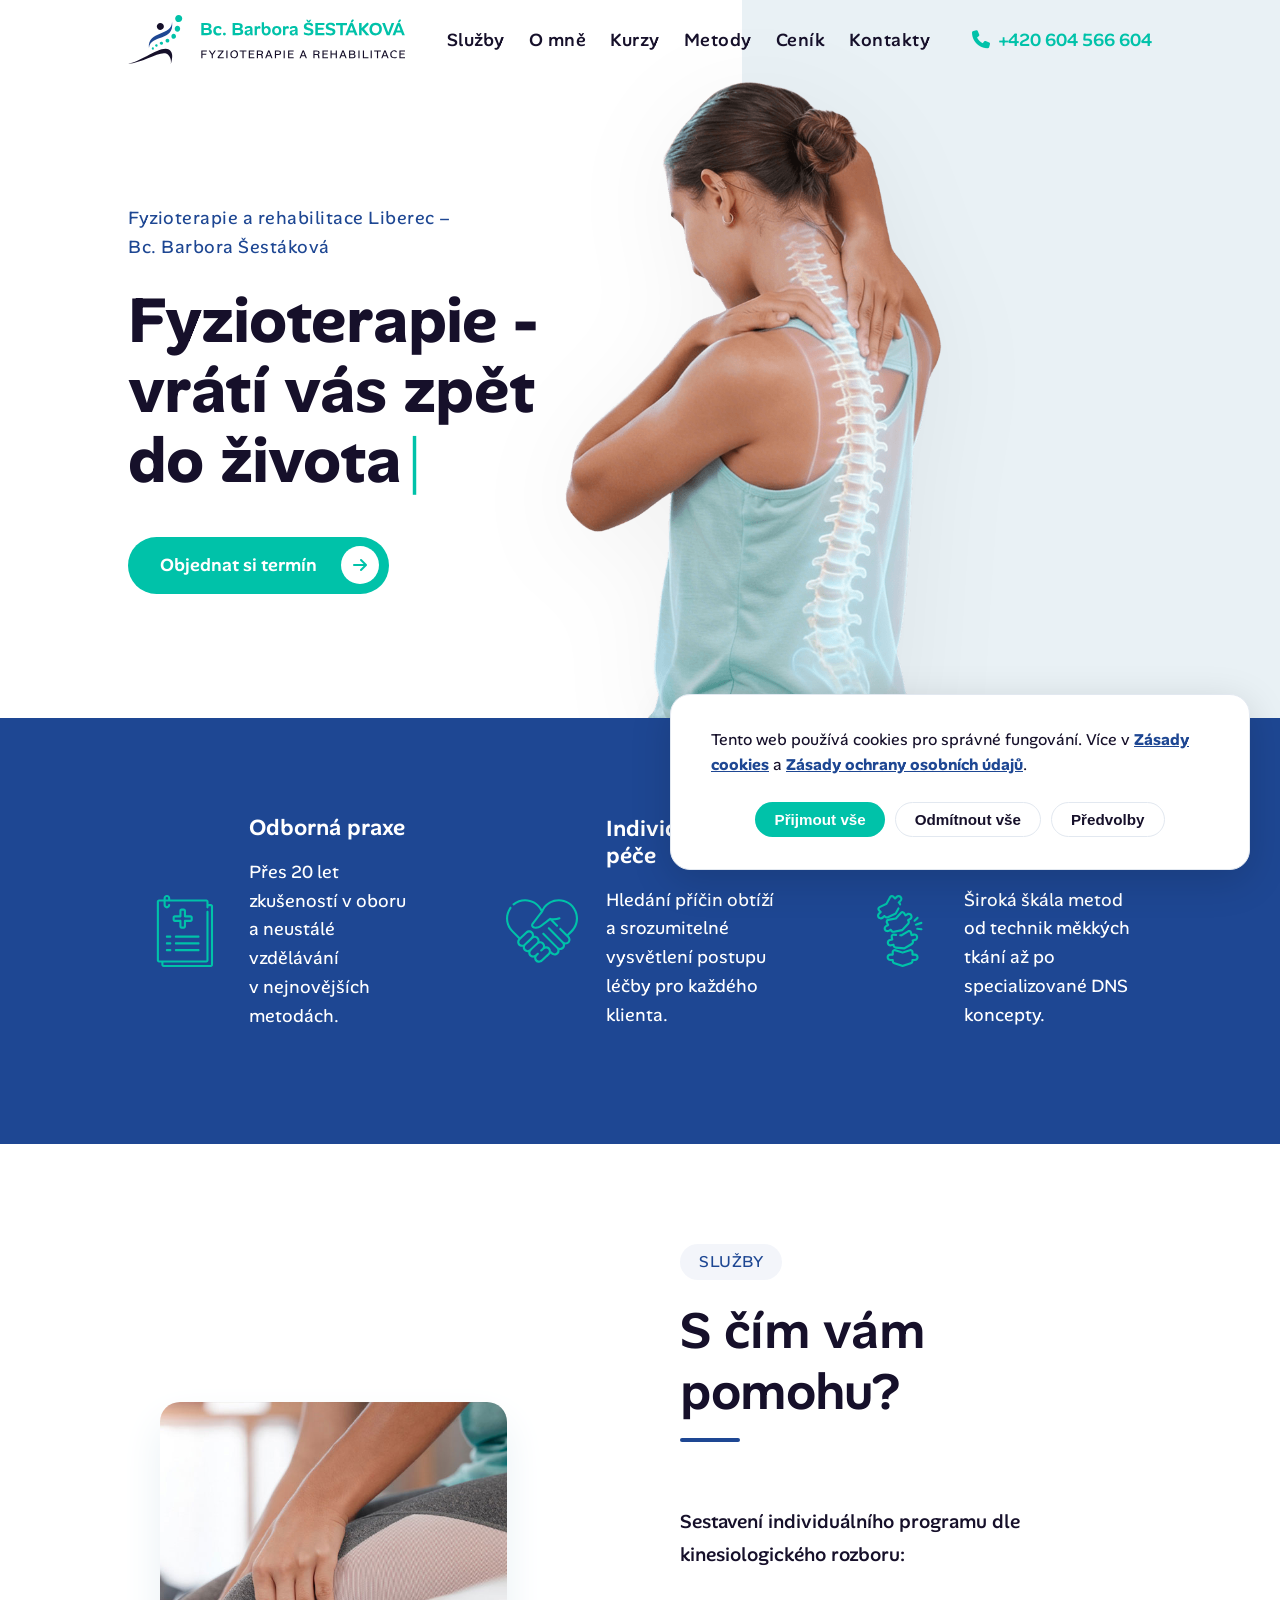
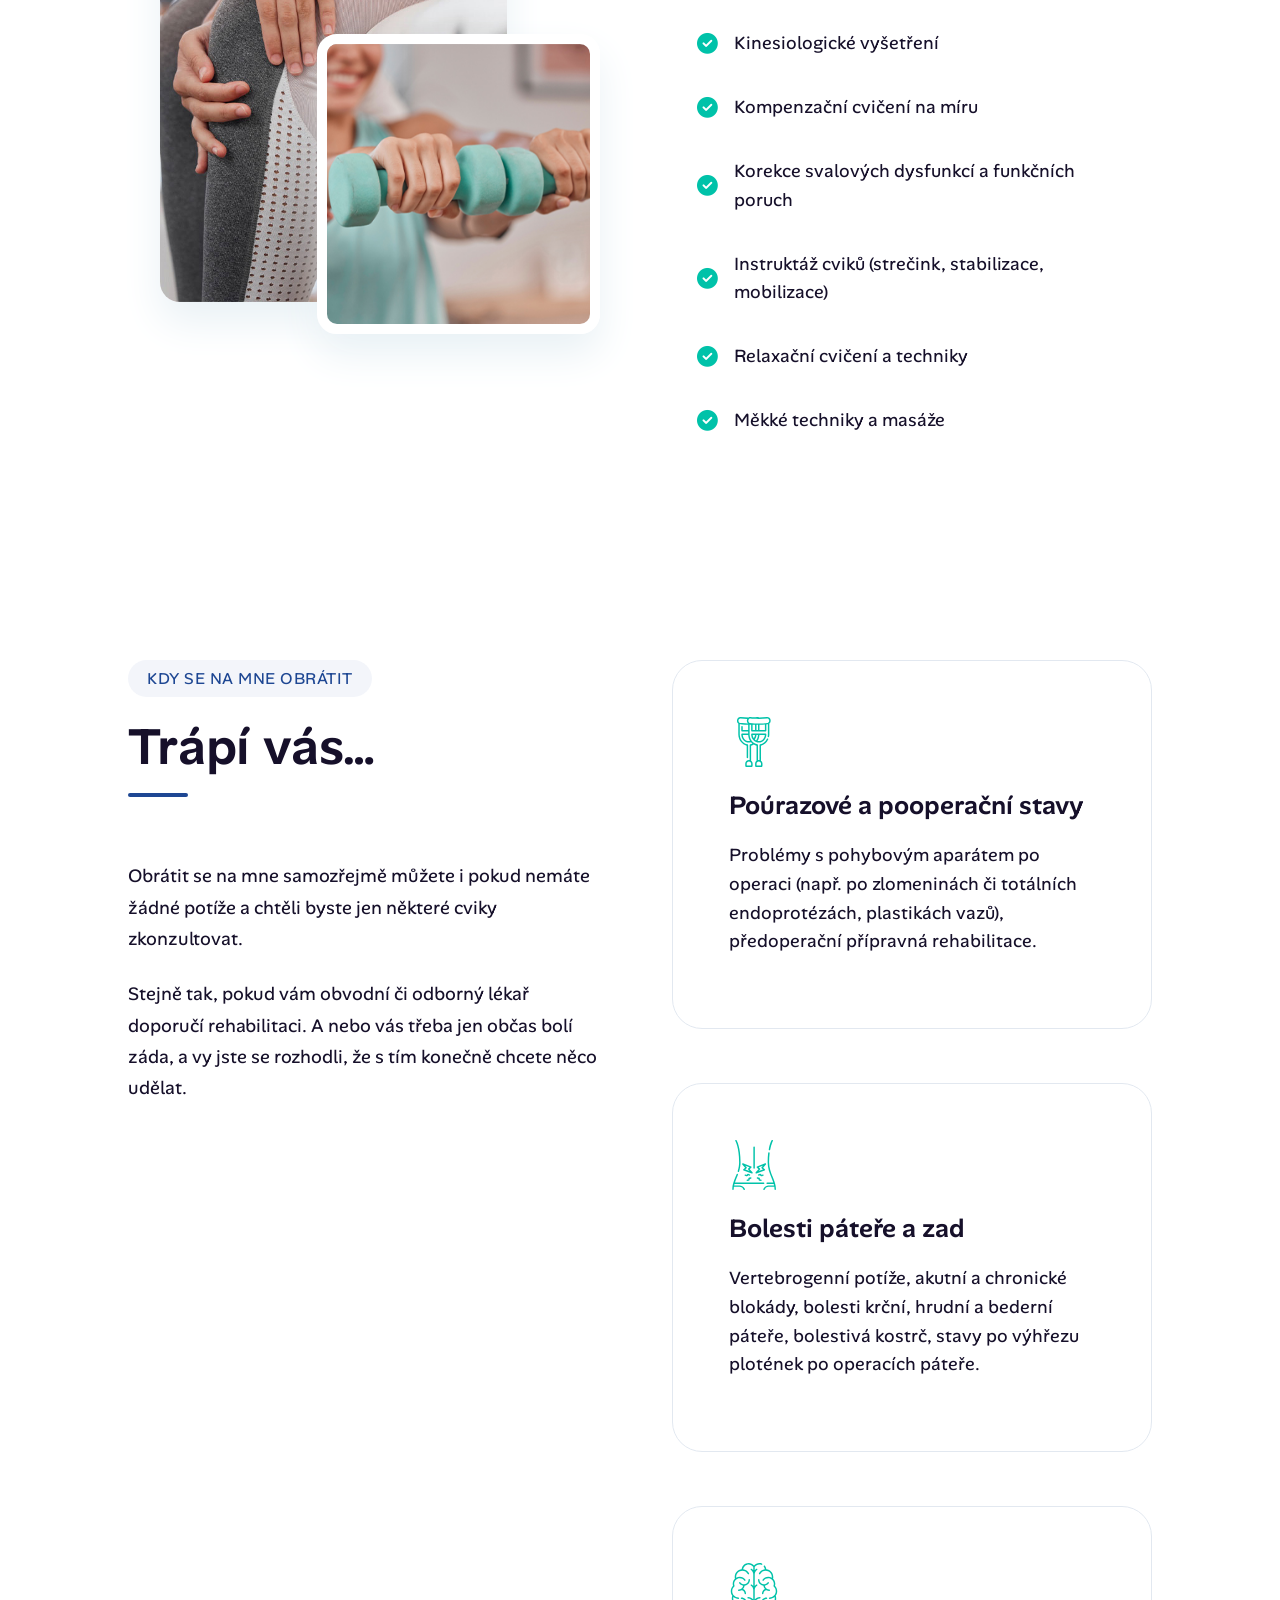
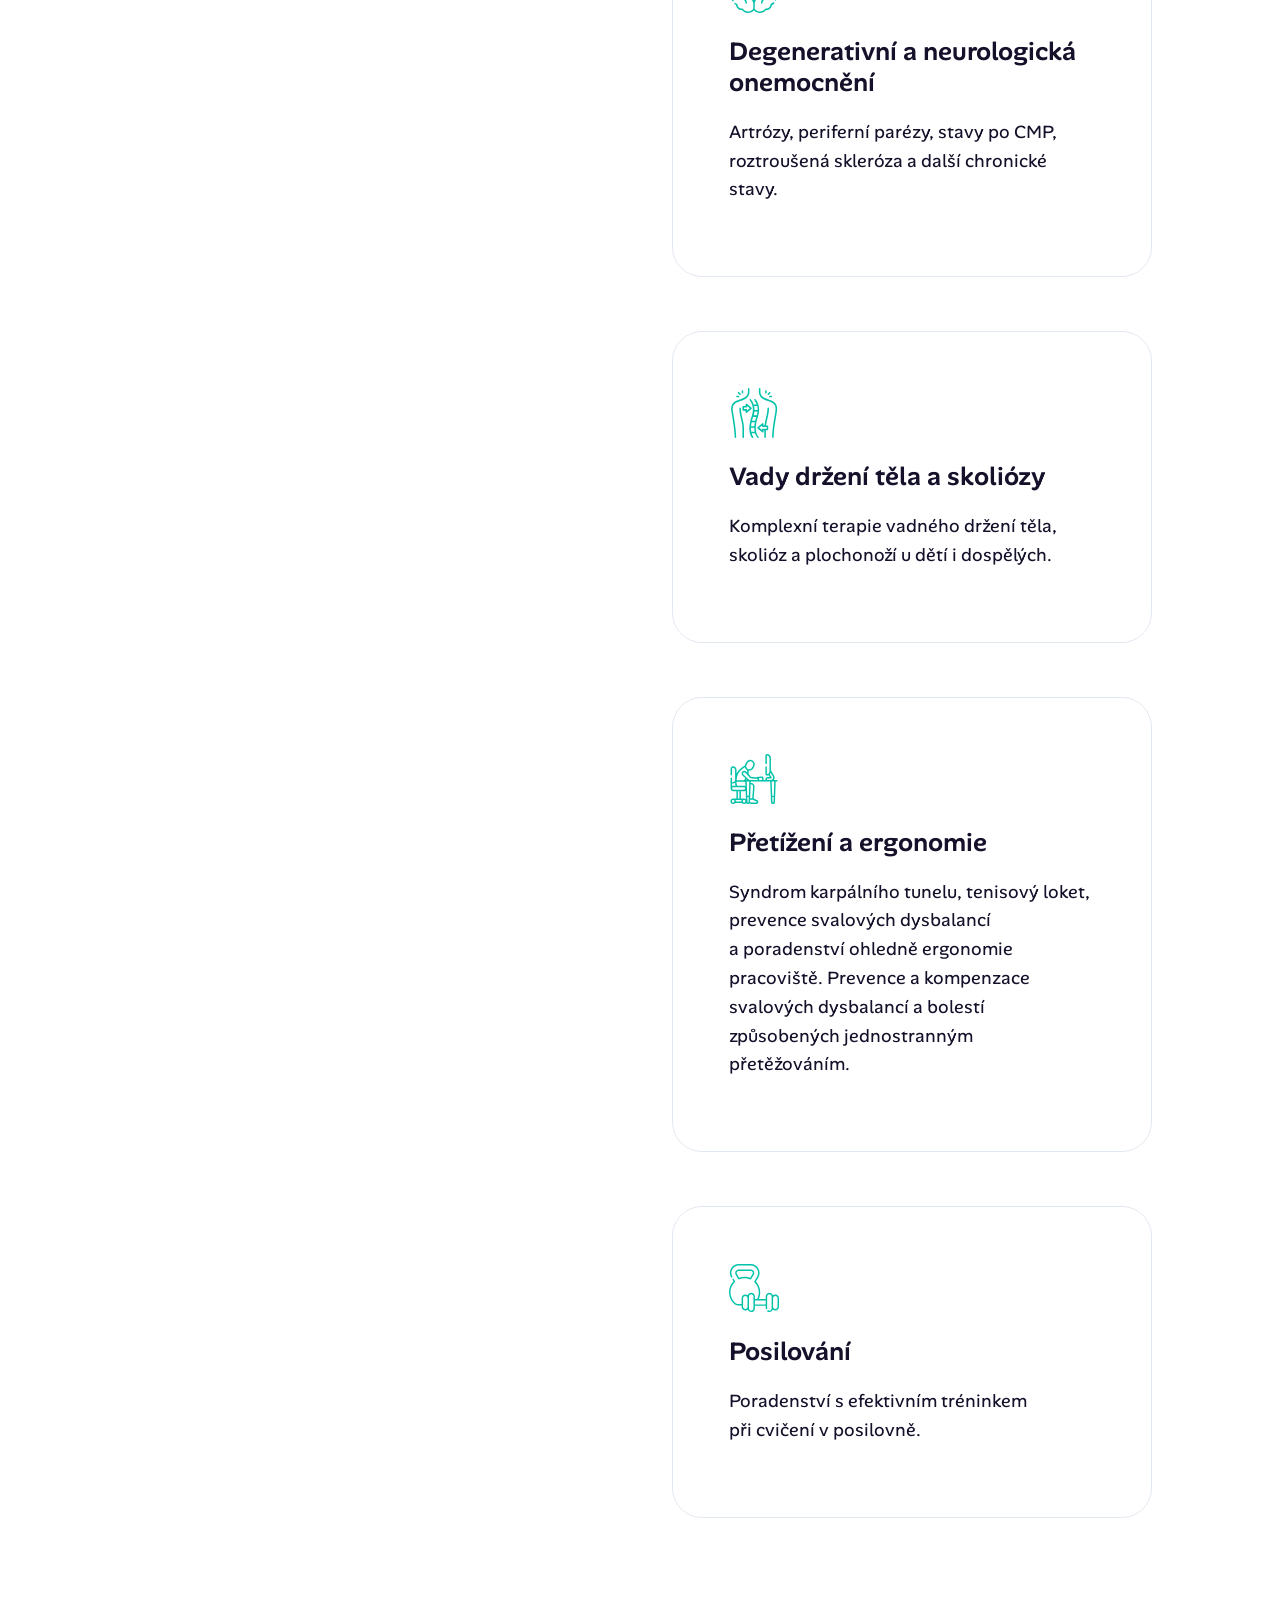
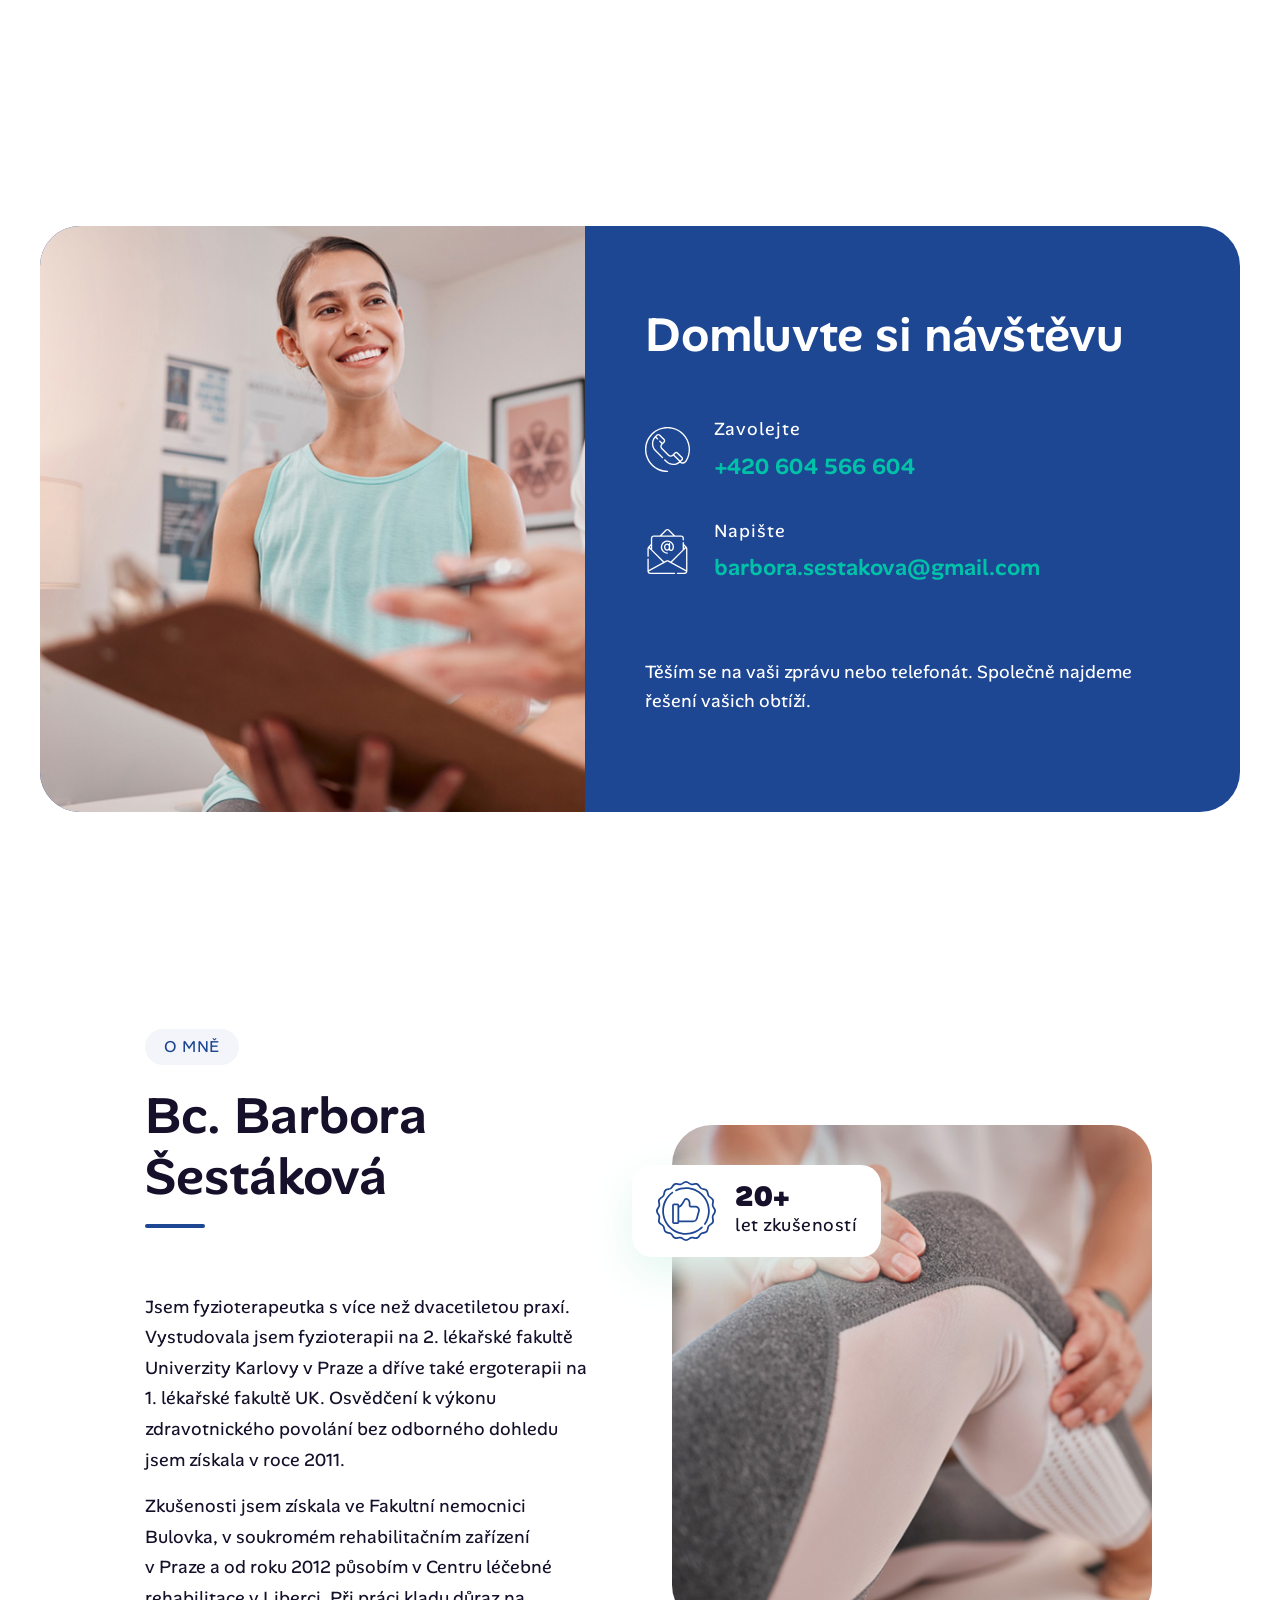
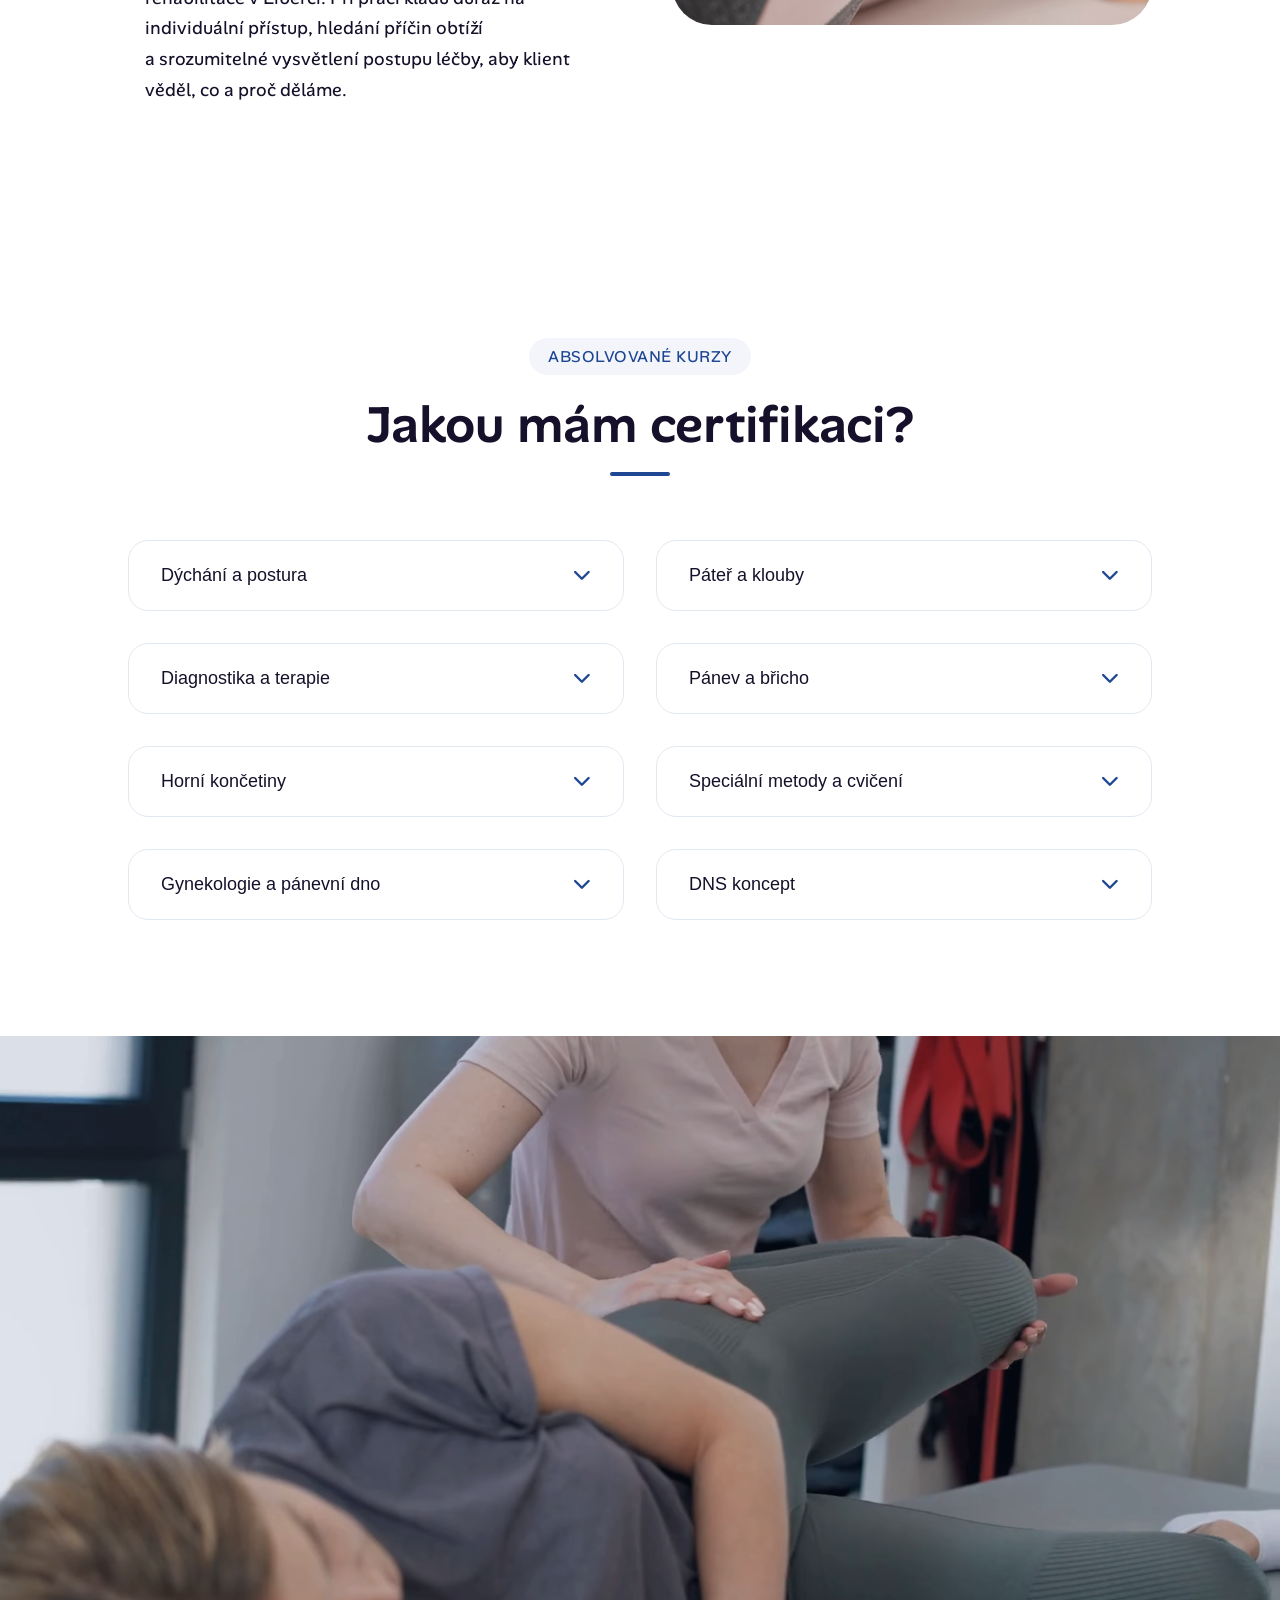
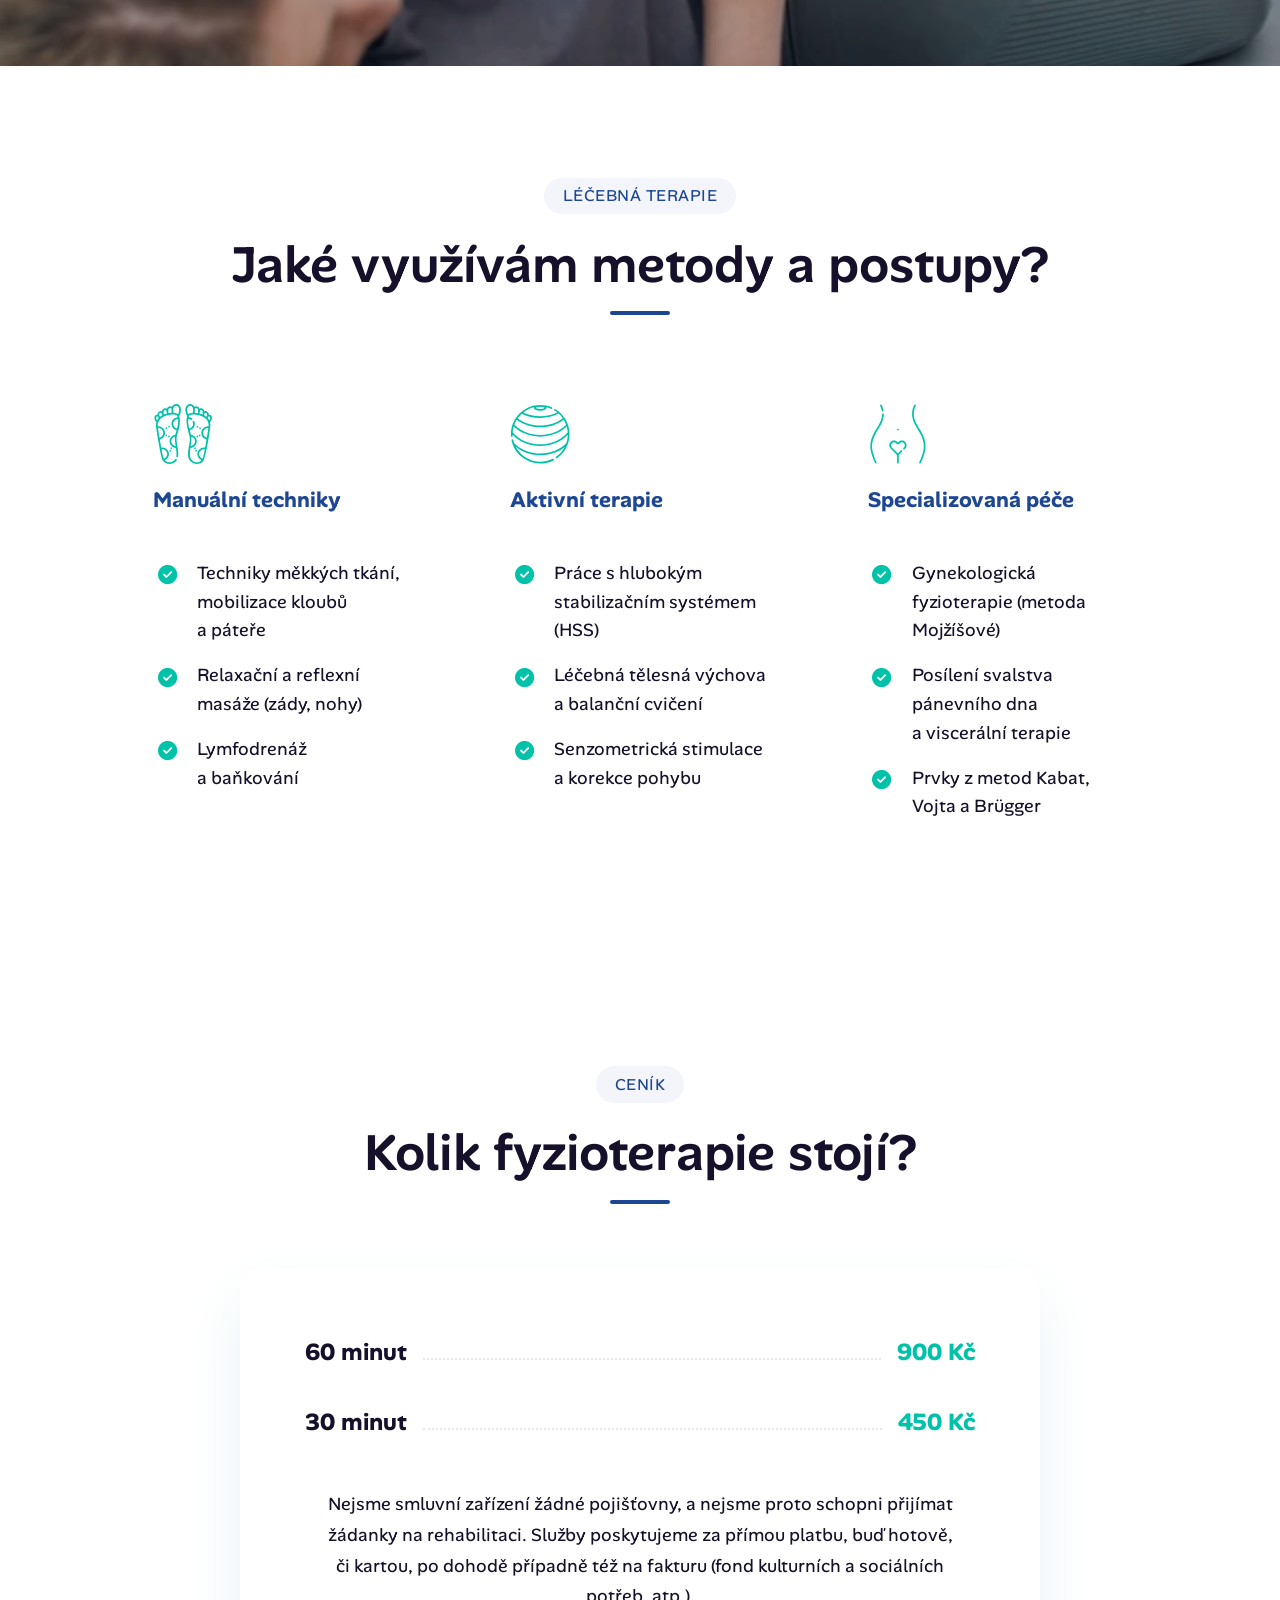
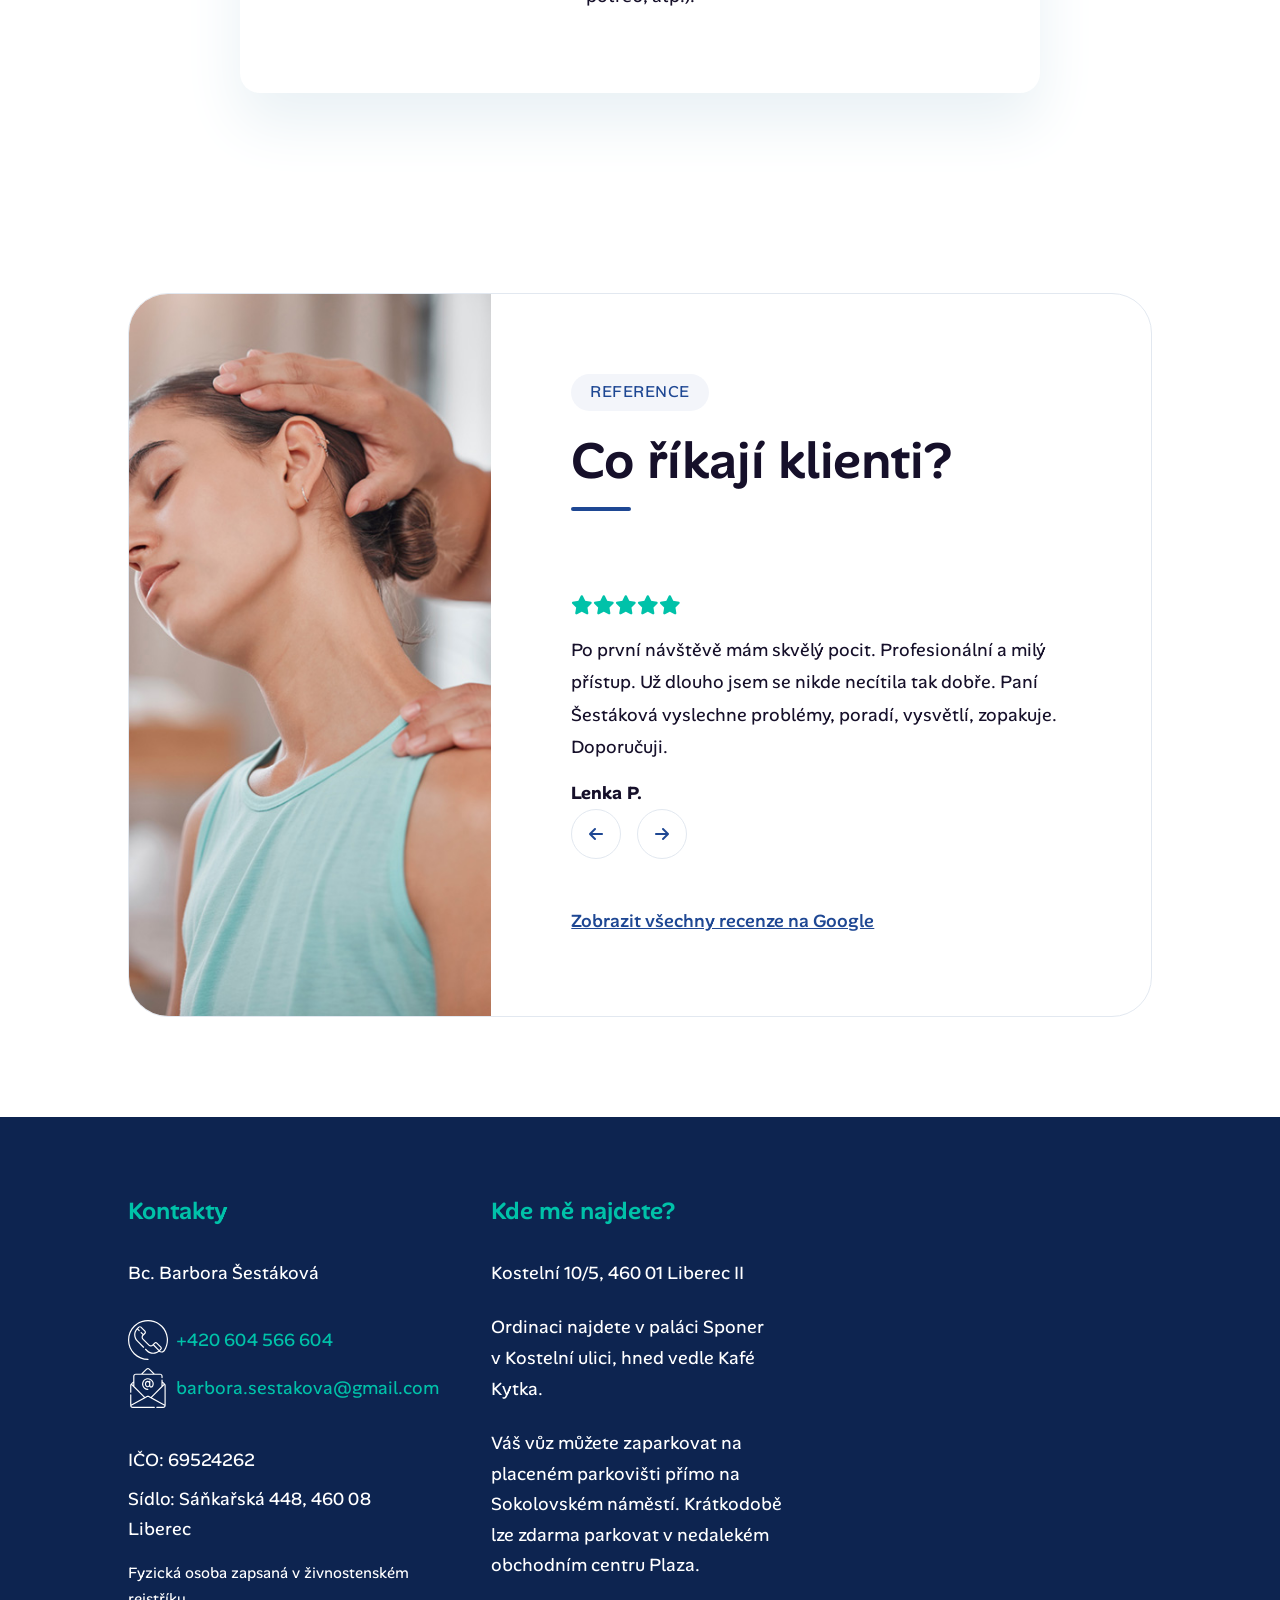
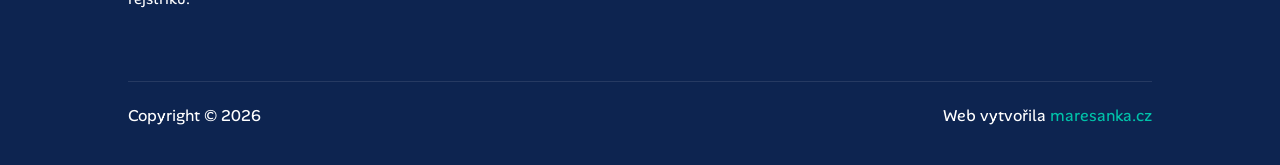
<file: index.html>
<!DOCTYPE html>
<html lang="cs">

<head>
    <meta charset="UTF-8">
    <meta name="robots" content="noindex, nofollow">
    <meta name="viewport" content="width=device-width, initial-scale=1.0">
    <title>Fyzioterapie Liberec | Bc. Barbora Šestáková</title>
    <meta name="description"
        content="Profesionální fyzioterapie a rehabilitace v Liberci. Bc. Barbora Šestáková nabízí přes 20 let zkušeností, individuální přístup a moderní metody léčby pohybového aparátu.">

    <!-- Open Graph -->
    <meta property="og:title" content="Fyzioterapie Liberec | Bc. Barbora Šestáková">
    <meta property="og:description"
        content="Profesionální fyzioterapie a rehabilitace v Liberci. Přes 20 let zkušeností a individuální péče o vaše zdraví.">
    <meta property="og:image" content="https://www.fyziosestakova.cz/Obrazky/soc_nahled.jpg">
    <meta property="og:url" content="https://www.fyziosestakova.cz">
    <meta property="og:type" content="website">

    <!-- Twitter Card -->
    <meta name="twitter:card" content="summary_large_image">
    <meta name="twitter:title" content="Fyzioterapie Liberec | Bc. Barbora Šestáková">
    <meta name="twitter:description"
        content="Profesionální fyzioterapie a rehabilitace v Liberci. Přes 20 let zkušeností a individuální péče o vaše zdraví.">
    <meta name="twitter:image" content="https://www.fyziosestakova.cz/Obrazky/soc_nahled.jpg">

    <!-- Canonical URL -->
    <link rel="canonical" href="https://www.fyziosestakova.cz">

    <!-- Fonts -->
    <link rel="preconnect" href="https://fonts.googleapis.com">
    <link rel="preconnect" href="https://fonts.gstatic.com" crossorigin>
    <link href="https://fonts.googleapis.com/css2?family=Inter:wght@400;600;700&display=swap" rel="stylesheet">

    <!-- Font Awesome -->
    <link rel="stylesheet" href="https://cdnjs.cloudflare.com/ajax/libs/font-awesome/6.5.1/css/all.min.css">

    <!-- Favicon -->
    <link rel="icon" type="image/svg+xml" href="Obrazky/favi.svg">

    <link rel="stylesheet" href="style.css">
</head>

<body>

    <!-- Header & Navigation -->
    <header class="header">
        <div class="container container-nav">
            <a href="#" class="logo">
                <img src="Obrazky/logo.svg" alt="Bc. Barbora Šestáková Logo">
            </a>

            <nav class="nav" id="main-nav">
                <ul class="nav-list">
                    <li><a href="#sluzby">Služby</a></li>
                    <li><a href="#o-mne">O mně</a></li>
                    <li><a href="#kurzy">Kurzy</a></li>
                    <li><a href="#metody">Metody</a></li>
                    <li><a href="#cenik">Ceník</a></li>
                    <li><a href="#kontakty">Kontakty</a></li>
                </ul>
            </nav>

            <div class="nav-right">
                <a href="tel:+420604566604" class="nav-phone">
                    <i class="fa-solid fa-phone"></i> +420 604 566 604
                </a>
                <button class="hamburger" aria-label="Menu" id="hamburger">
                    <span></span>
                    <span></span>
                    <span></span>
                </button>
            </div>
        </div>
    </header>

    <main>
        <!-- Hero Section -->
        <section class="hero">
            <div class="container hero-container">
                <div class="hero-content">
                    <span class="subheadline">Fyzioterapie a&nbsp;rehabilitace Liberec –
                        Bc.&nbsp;Barbora&nbsp;Šestáková</span>
                    <h1 class="hero-title">Fyzioterapie - <span id="typing-text"></span><span
                            class="typing-cursor">|</span></h1>
                    <a href="#kontakty" class="btn btn-primary">
                        <span class="btn-text-wrapper">
                            <span class="btn-text">Objednat si termín</span>
                            <span class="btn-text-clone" aria-hidden="true">Objednat si termín</span>
                        </span>
                        <span class="btn-icon-circle">
                            <i class="fa-solid fa-arrow-right"></i>
                        </span>
                    </a>
                </div>
                <div class="hero-visual">
                    <div class="hero-image-bg"></div>
                    <img src="Obrazky/hero_pater.png" alt="Bc. Barbora Šestáková - Fyzioterapie Liberec"
                        class="hero-img">
                </div>
            </div>
        </section>

        <!-- USP Section -->
        <section class="usp-section">
            <div class="container usp-grid">
                <div class="usp-item" tabindex="0">
                    <div class="usp-icon">
                        <img src="Obrazky/ikona_praxe.svg" alt="" aria-hidden="true" loading="lazy">
                    </div>
                    <div class="usp-text">
                        <span class="usp-heading">Odborná praxe</span>
                        <p>Přes 20&nbsp;let zkušeností v&nbsp;oboru a&nbsp;neustálé vzdělávání v&nbsp;nejnovějších
                            metodách.</p>
                    </div>
                </div>
                <div class="usp-item" tabindex="0">
                    <div class="usp-icon">
                        <img src="Obrazky/ikona_pece.svg" alt="" aria-hidden="true" loading="lazy">
                    </div>
                    <div class="usp-text">
                        <span class="usp-heading">Individuální péče</span>
                        <p>Hledání příčin obtíží a&nbsp;srozumitelné vysvětlení postupu léčby pro každého klienta.</p>
                    </div>
                </div>
                <div class="usp-item" tabindex="0">
                    <div class="usp-icon">
                        <img src="Obrazky/ikona_terapie.svg" alt="" aria-hidden="true" loading="lazy">
                    </div>
                    <div class="usp-text">
                        <span class="usp-heading">Komplexní terapie</span>
                        <p>Široká škála metod od technik měkkých tkání až po specializované DNS koncepty.</p>
                    </div>
                </div>
            </div>
        </section>

        <!-- S čím vám pomohu -->
        <section id="sluzby" class="section">
            <div class="container services-grid">
                <div class="services-visual">
                    <img src="Obrazky/sluzby_1.jpg" alt="Fyzioterapie Liberec" class="services-img-large">
                    <img src="Obrazky/sluzby_2.jpg" alt="Individuální přístup" class="services-img-small">
                </div>
                <div class="services-content">
                    <span class="subheadline">Služby</span>
                    <h2 class="section-title">S čím vám pomohu?</h2>
                    <p class="services-intro">Sestavení individuálního programu dle kinesiologického rozboru:</p>
                    <ul class="services-list" tabindex="0">
                        <li><i class="fa-solid fa-circle-check" aria-hidden="true"></i> <span>Kinesiologické
                                vyšetření</span></li>
                        <li><i class="fa-solid fa-circle-check" aria-hidden="true"></i> <span>Kompenzační cvičení na
                                míru</span></li>
                        <li><i class="fa-solid fa-circle-check" aria-hidden="true"></i> <span>Korekce svalových
                                dysfunkcí a funkčních
                                poruch</span></li>
                        <li><i class="fa-solid fa-circle-check" aria-hidden="true"></i> <span>Instruktáž cviků
                                (strečink, stabilizace,
                                mobilizace)</span></li>
                        <li><i class="fa-solid fa-circle-check" aria-hidden="true"></i> <span>Relaxační cvičení a
                                techniky</span></li>
                        <li><i class="fa-solid fa-circle-check" aria-hidden="true"></i> <span>Měkké techniky a
                                masáže</span></li>
                    </ul>
                </div>
            </div>
        </section>

        <!-- Trápí vás -->
        <section id="trapi" class="section section-sticky-stack" aria-labelledby="trapi-heading">
            <div class="container stack-grid">
                <div class="stack-left">
                    <span class="subheadline">Kdy se na mne obrátit</span>
                    <h2 id="trapi-heading" class="section-title">Trápí vás…</h2>
                    <div class="stack-description">
                        <p>Obrátit se na mne samozřejmě můžete i&nbsp;pokud nemáte žádné potíže
                            a&nbsp;chtěli byste jen některé cviky zkonzultovat.</p>
                        <p>Stejně tak, pokud vám obvodní či odborný lékař doporučí rehabilitaci. A&nbsp;nebo vás třeba
                            jen občas bolí záda, a&nbsp;vy jste se rozhodli, že s&nbsp;tím konečně chcete něco udělat.
                        </p>
                    </div>
                </div>

                <ul class="stack-right" role="list">
                    <li class="stack-card" tabindex="0">
                        <div class="card-icon"><img src="Obrazky/ikona_urazy.svg" alt="" aria-hidden="true"></div>
                        <h3>Poúrazové a pooperační stavy</h3>
                        <p>Problémy s pohybovým aparátem po operaci (např. po zlomeninách či totálních endoprotézách,
                            plastikách vazů), předoperační přípravná rehabilitace.</p>
                    </li>

                    <li class="stack-card" tabindex="0">
                        <div class="card-icon"><img src="Obrazky/ikona_bolestzad.svg" alt="" aria-hidden="true"></div>
                        <h3>Bolesti páteře a zad</h3>
                        <p>Vertebrogenní potíže, akutní a chronické blokády, bolesti krční, hrudní a bederní páteře,
                            bolestivá kostrč, stavy po výhřezu plotének po operacích páteře.</p>
                    </li>

                    <li class="stack-card" tabindex="0">
                        <div class="card-icon"><img src="Obrazky/ikona_neurologicke.svg" alt="" aria-hidden="true">
                        </div>
                        <h3>Degenerativní a neurologická onemocnění</h3>
                        <p>Artrózy, periferní parézy, stavy po CMP, roztroušená skleróza a další chronické stavy.</p>
                    </li>

                    <li class="stack-card" tabindex="0">
                        <div class="card-icon"><img src="Obrazky/ikona_skolioza.svg" alt="" aria-hidden="true"></div>
                        <h3>Vady držení těla a skoliózy</h3>
                        <p>Komplexní terapie vadného držení těla, skolióz a plochonoží u dětí i dospělých.</p>
                    </li>

                    <li class="stack-card" tabindex="0">
                        <div class="card-icon"><img src="Obrazky/ikona_ergonomie.svg" alt="" aria-hidden="true"></div>
                        <h3>Přetížení a ergonomie</h3>
                        <p>Syndrom karpálního tunelu, tenisový loket, prevence svalových dysbalancí a poradenství
                            ohledně ergonomie pracoviště. Prevence a kompenzace svalových dysbalancí
                            a bolestí způsobených jednostranným přetěžováním.</p>
                    </li>

                    <li class="stack-card" tabindex="0">
                        <div class="card-icon"><img src="Obrazky/ikona_posilovani.svg" alt="" aria-hidden="true"></div>
                        <h3>Posilování</h3>
                        <p>Poradenství s efektivním tréninkem při cvičení v posilovně.</p>
                    </li>
                </ul>
            </div>
        </section>

        <!-- Rychlý kontakt (Expanding CTA) -->
        <section class="expanding-cta-section">
            <div class="card-boundary">
                <div class="expanding-card" id="expanding-cta">
                    <div class="cta-left">
                        <img src="Obrazky/kontakt_info.jpg" alt="Objednat si termín u Bc. Barbory Šestákové">
                    </div>
                    <div class="cta-right">
                        <h2 class="section-title">Domluvte si návštěvu</h2>
                        <div class="cta-info-list">

                            <div class="cta-info-item">
                                <div class="cta-info-icon">
                                    <img src="Obrazky/ikona_telefon.svg" alt="Ikona telefon">
                                </div>
                                <div class="cta-info-text">
                                    <span class="cta-label">Zavolejte</span>
                                    <a href="tel:+420604566604">+420 604 566 604</a>
                                </div>
                            </div>

                            <div class="cta-info-item">
                                <div class="cta-info-icon">
                                    <img src="Obrazky/ikona_mail.svg" alt="Ikona e-mail">
                                </div>
                                <div class="cta-info-text">
                                    <span class="cta-label">Napište</span>
                                    <a href="mailto:barbora.sestakova@gmail.com">barbora.sestakova@gmail.com</a>
                                </div>
                            </div>

                        </div>
                        <p class="cta-note">Těším se na vaši zprávu nebo telefonát. Společně najdeme řešení vašich
                            obtíží.
                        </p>
                    </div>
                </div>
            </div>
        </section>


        <!-- O mně -->
        <section id="o-mne" class="section">
            <div class="container">
                <div class="about-grid">
                    <div class="about-content" tabindex="0">
                        <span class="subheadline">O mně</span>
                        <h2 class="section-title">Bc. Barbora Šestáková</h2>
                        <p>Jsem fyzioterapeutka s&nbsp;více než dvacetiletou praxí. Vystudovala jsem fyzioterapii na
                            2.&nbsp;lékařské fakultě Univerzity Karlovy v&nbsp;Praze a&nbsp;dříve také ergoterapii na
                            1.&nbsp;lékařské fakultě UK. Osvědčení k&nbsp;výkonu zdravotnického povolání bez odborného
                            dohledu jsem získala v&nbsp;roce 2011.</p>
                        <p>Zkušenosti jsem získala ve Fakultní nemocnici Bulovka, v&nbsp;soukromém rehabilitačním
                            zařízení v&nbsp;Praze a&nbsp;od&nbsp;roku 2012 působím v&nbsp;Centru léčebné rehabilitace
                            v&nbsp;Liberci. Při práci kladu důraz na individuální přístup, hledání příčin obtíží
                            a&nbsp;srozumitelné vysvětlení postupu léčby, aby klient věděl, co a&nbsp;proč děláme.</p>
                    </div>
                    <div class="about-graphic">
                        <img src="Obrazky/omne.jpg" alt="Bc. Barbora Šestáková" class="about-img">
                        <div class="experience-badge">
                            <div class="badge-icon">
                                <img src="Obrazky/ikona_zkusenosti.svg" alt="Ikona zkušenosti">
                            </div>
                            <div class="badge-text">
                                <span class="exp-number">20+</span>
                                <span class="exp-text">let zkušeností</span>
                            </div>
                        </div>
                    </div>
                </div>
            </div>
        </section>

        <!-- Kurzy -->
        <section id="kurzy" class="section">
            <div class="container">
                <span class="subheadline">Absolvované kurzy</span>
                <h2 class="section-title">Jakou mám certifikaci?</h2>
                <div class="accordion-container">
                    <!-- 1. Dýchání a postura -->
                    <div class="accordion-item">
                        <button class="accordion-header">
                            <span>Dýchání a postura</span>
                            <i class="fa-solid fa-chevron-down"></i>
                        </button>
                        <div class="accordion-body">
                            <ul class="course-list">
                                <li>Dýchání v&nbsp;kontextu centrované postury, 2007</li>
                                <li>Dýchání jako prostředek terapie, 2008</li>
                                <li>Fyzioterapie hlubokého stabilizačního systému, 2015</li>
                                <li>Jak na poruchy dýchání, plicní rehabilitace (PhD.&nbsp;Kateřina&nbsp;Neumannová),
                                    2019</li>
                            </ul>
                        </div>
                    </div>
                    <!-- 2. Páteř a klouby -->
                    <div class="accordion-item">
                        <button class="accordion-header">
                            <span>Páteř a klouby</span>
                            <i class="fa-solid fa-chevron-down"></i>
                        </button>
                        <div class="accordion-body">
                            <ul class="course-list">
                                <li>Komplexní terapie krční páteře, 2007</li>
                                <li>Komplexní terapie bederní páteře a&nbsp;pánevního pletence, 2009</li>
                                <li>Diagnostika a&nbsp;kinesioterapie u&nbsp;idiopatické skoliózy u&nbsp;dětí
                                    i&nbsp;dospělých, 2014</li>
                                <li>Využití aktivní segmentální centrace u&nbsp;poúrazových a&nbsp;pooperačních stavů
                                    končetin, 2016</li>
                                <li>Diagnostika a&nbsp;terapie poškození kolenního kloubu (Mudr&nbsp;R.Frei), 2019</li>
                                <li>Diagnostika a&nbsp;fyzioterapie kolenního kloubu (Rehalab), 2021</li>
                            </ul>
                        </div>
                    </div>
                    <!-- 3. Diagnostika a terapie -->
                    <div class="accordion-item">
                        <button class="accordion-header">
                            <span>Diagnostika a terapie</span>
                            <i class="fa-solid fa-chevron-down"></i>
                        </button>
                        <div class="accordion-body">
                            <ul class="course-list">
                                <li>Diagnostika a&nbsp;terapie funkčních poruch, 2008</li>
                                <li>Fyzioterapie funkce v&nbsp;klinické práci, 2011</li>
                                <li>Komplexní terapie trigger pointů a&nbsp;globální reciproční svalová inhibice
                                    (PhD.&nbsp;Petr&nbsp;Bitnar), 2016</li>
                            </ul>
                        </div>
                    </div>
                    <!-- 4. Pánev a břicho -->
                    <div class="accordion-item">
                        <button class="accordion-header">
                            <span>Pánev a břicho</span>
                            <i class="fa-solid fa-chevron-down"></i>
                        </button>
                        <div class="accordion-body">
                            <ul class="course-list">
                                <li>Viscerovertebrální vztahy, 2015</li>
                                <li>Pánev v&nbsp;globálním pohledu, 2024</li>
                                <li>Pánev a&nbsp;SI kloub v&nbsp;józe, 2024</li>
                                <li>Poruchy trávicího aparátu a&nbsp;jejich rhb řešení, 2024</li>
                            </ul>
                        </div>
                    </div>
                    <!-- 5. Horní končetiny -->
                    <div class="accordion-item">
                        <button class="accordion-header">
                            <span>Horní končetiny</span>
                            <i class="fa-solid fa-chevron-down"></i>
                        </button>
                        <div class="accordion-body">
                            <ul class="course-list">
                                <li>Komplexní rehabilitace ruky, 2013</li>
                                <li>Individuální dlahování v&nbsp;terapii ruky, 2013</li>
                            </ul>
                        </div>
                    </div>
                    <!-- 6. Speciální metody a cvičení -->
                    <div class="accordion-item">
                        <button class="accordion-header">
                            <span>Speciální metody a cvičení</span>
                            <i class="fa-solid fa-chevron-down"></i>
                        </button>
                        <div class="accordion-body">
                            <ul class="course-list">
                                <li>Terapeutické využití kinesiotape (kinesiotaping), 2011</li>
                                <li>Metodika senzomotorické stimulace, 2014</li>
                                <li>Rotace: zdroj vitality, prevence zranění, 2024</li>
                            </ul>
                        </div>
                    </div>
                    <!-- 7. Gynekologie a pánevní dno -->
                    <div class="accordion-item">
                        <button class="accordion-header">
                            <span>Gynekologie a pánevní dno</span>
                            <i class="fa-solid fa-chevron-down"></i>
                        </button>
                        <div class="accordion-body">
                            <ul class="course-list">
                                <li>Fyzioterapie u&nbsp;dysfunkce pánevního dna a&nbsp;inkontinence, 2016</li>
                                <li>Rehabilitační léčba některých druhů ženské sterility metodou Ludmily Mojžíškové,
                                    2017</li>
                            </ul>
                        </div>
                    </div>
                    <!-- 8. DNS koncept -->
                    <div class="accordion-item">
                        <button class="accordion-header">
                            <span>DNS koncept</span>
                            <i class="fa-solid fa-chevron-down"></i>
                        </button>
                        <div class="accordion-body">
                            <ul class="course-list">
                                <li>DNS sport a&nbsp;fitness, část 1, (Rehabilitation Prague School), 2017</li>
                                <li>DNS Fit Kid (DNS pro děti, Rehabilitation Prague School), 2019</li>
                                <li>DNS běžecký speciál (Rehabilitation Prague School), 2022</li>
                                <li>DNS Pánevní dno (Rehabilitation Prague School), 2024</li>
                            </ul>
                        </div>
                    </div>
                </div>
            </div>
        </section>

        <!-- Metody a techniky s videem -->
        <section id="metody" class="metody-video-wrapper">
            <div class="video-section">
                <video autoplay muted loop playsinline class="video-background">
                    <source src="Video/metody.webm" type="video/webm">
                    <source src="Video/metody.mp4" type="video/mp4">
                </video>
                <div class="video-overlay"></div>
            </div>

            <div class="methods-list-section">
                <div class="container">
                    <span class="subheadline">Léčebná terapie</span>
                    <h2 class="section-title">Jaké využívám metody a postupy?</h2>
                    <div class="methods-categories-grid">
                        <div class="method-category" tabindex="0">
                            <div class="category-icon">
                                <img src="Obrazky/ikona_reflexni.svg" alt="Manuální techniky">
                            </div>
                            <h4>Manuální techniky</h4>
                            <ul class="custom-list">
                                <li><i class="fa-solid fa-circle-check"></i>
                                    Techniky měkkých tkání, mobilizace kloubů a&nbsp;páteře</li>
                                <li><i class="fa-solid fa-circle-check"></i>
                                    Relaxační a&nbsp;reflexní masáže (zády, nohy)</li>
                                <li><i class="fa-solid fa-circle-check"></i>
                                    Lymfodrenáž a&nbsp;baňkování</li>
                            </ul>
                        </div>

                        <div class="method-category" tabindex="0">
                            <div class="category-icon">
                                <img src="Obrazky/ikona_cviceni.svg" alt="Aktivní terapie">
                            </div>
                            <h4>Aktivní terapie</h4>
                            <ul class="custom-list">
                                <li><i class="fa-solid fa-circle-check"></i>
                                    Práce s&nbsp;hlubokým stabilizačním systémem (HSS)</li>
                                <li><i class="fa-solid fa-circle-check"></i>
                                    Léčebná tělesná výchova a&nbsp;balanční cvičení</li>
                                <li><i class="fa-solid fa-circle-check"></i>
                                    Senzometrická stimulace a&nbsp;korekce pohybu</li>
                            </ul>
                        </div>

                        <div class="method-category" tabindex="0">
                            <div class="category-icon">
                                <img src="Obrazky/ikona_panev.svg" alt="Specializovaná péče">
                            </div>
                            <h4>Specializovaná péče</h4>
                            <ul class="custom-list">
                                <li><i class="fa-solid fa-circle-check"></i>
                                    Gynekologická fyzioterapie (metoda Mojžíšové)</li>
                                <li><i class="fa-solid fa-circle-check"></i>
                                    Posílení svalstva pánevního dna a&nbsp;viscerální terapie</li>
                                <li><i class="fa-solid fa-circle-check"></i>
                                    Prvky z&nbsp;metod Kabat, Vojta a&nbsp;Brügger</li>
                            </ul>
                        </div>
                    </div>
                </div>
            </div>
        </section>

        <!-- Ceník -->
        <section id="cenik" class="section">
            <div class="container">
                <span class="subheadline">Ceník</span>
                <h2 class="section-title">Kolik fyzioterapie stojí?</h2>
                <div class="pricing-card" tabindex="0">
                    <div class="price-item">
                        <span>60 minut</span>
                        <span class="dots"></span>
                        <span class="price">900&nbsp;Kč</span>
                    </div>
                    <div class="price-item">
                        <span>30 minut</span>
                        <span class="dots"></span>
                        <span class="price">450&nbsp;Kč</span>
                    </div>
                    <p class="pricing-note">Nejsme smluvní zařízení žádné pojišťovny, a&nbsp;nejsme proto schopni
                        přijímat žádanky na rehabilitaci. Služby poskytujeme za přímou platbu, buď hotově, či kartou, po
                        dohodě případně též na fakturu (fond kulturních a&nbsp;sociálních potřeb, atp.).</p>
                </div>
            </div>
        </section>
    </main>

    <section id="recenze" class="section">
        <div class="container reviews-grid-container">
            <div class="reviews-visual">
                <img src="Obrazky/reference.jpg" alt="Spokojení klienti fyzioterapie">
            </div>
            <div class="reviews-content">
                <span class="subheadline">Reference</span>
                <h2 class="section-title">Co říkají klienti?</h2>

                <div class="reviews-carousel">
                    <div class="reviews-track">
                        <div class="review-slide active">
                            <div class="review-stars">
                                <i class="fa-solid fa-star"></i><i class="fa-solid fa-star"></i><i
                                    class="fa-solid fa-star"></i><i class="fa-solid fa-star"></i><i
                                    class="fa-solid fa-star"></i>
                            </div>
                            <p>Po první návštěvě mám skvělý pocit. Profesionální a milý přístup.
                                Už dlouho jsem se nikde necítila tak dobře. Paní Šestáková vyslechne problémy, poradí,
                                vysvětlí, zopakuje.
                                Doporučuji.</p>
                            <span class="review-author">Lenka P.</span>
                        </div>
                        <div class="review-slide">
                            <div class="review-stars">
                                <i class="fa-solid fa-star"></i><i class="fa-solid fa-star"></i><i
                                    class="fa-solid fa-star"></i><i class="fa-solid fa-star"></i><i
                                    class="fa-solid fa-star"></i>
                            </div>
                            <p>Paní Šestáková, mi moc pomohla se zbavit bolesti v kříži, které mně
                                trápily dlouhou dobu, moc příjemná a milá...jen doporučuji.</p>
                            <span class="review-author">Mariana Rapava</span>
                        </div>

                        <div class="review-slide">
                            <div class="review-stars">
                                <i class="fa-solid fa-star"></i><i class="fa-solid fa-star"></i><i
                                    class="fa-solid fa-star"></i><i class="fa-solid fa-star"></i><i
                                    class="fa-solid fa-star"></i>
                            </div>
                            <p>Rozhodně nejlepší v Liberci. Pokud potřebujete opravdu odborně poradit, tak jedině sem.
                            </p>
                            <span class="review-author">Klient</span>
                        </div>
                    </div>

                    <div class="carousel-nav">
                        <button class="carousel-prev" aria-label="Předchozí recenze">
                            <i class="fa-solid fa-arrow-left"></i>
                        </button>
                        <button class="carousel-next" aria-label="Další recenze">
                            <i class="fa-solid fa-arrow-right"></i>
                        </button>
                    </div>
                </div>

                <div class="google-badge-container">
                    <a href="https://www.google.com/search?sca_esv=11f77b5468a41098&rlz=1C1ASUM_csCZ911CZ911&hl=cs-CZ&sxsrf=ANbL-n5kzzO1jTyA8hQMzvF2_Bb2dTbzUw:1772208815714&q=Liberec,+Bc.+Barbora+Recenze&si=AL3DRZEsmMGCryMMFSHJ3StBhOdZ2-6yYkXd_doETEE1OR-qOe6L4n-4xxIpOjUVnvTbY9Tvr7RTPkBiLHlG7IXryh7RsxQqJugY8uzRQ9B8lg2Kg5NeNgQ%3D&uds=ALYpb_l6DyU7gEufbC-T-1UgqmR0HwY-NyIcnZoSB9-j8woz-LFB31akhLdUYhStBqblkuNLaUzg4JqNi6ElTgZrQzZbPcpMWw_PA84TbQm2kv-d4WSOLTfgqk7IRIMQs6zjI3EyglRH&sa=X&ved=2ahUKEwj9wLaniPqSAxXbR_EDHVXOJR4Q3PALegQIMhAF&cshid=1772208824021515&biw=1595&bih=858&dpr=1"
                        target="_blank" class="google-link">Zobrazit všechny recenze
                        na Google</a>
                </div>
            </div>
        </div>
    </section>

    <!-- Footer -->
    <footer id="kontakty" class="footer">
        <div class="container footer-grid">
            <div class="footer-contact">
                <h3>Kontakty</h3>
                <p>Bc.&nbsp;Barbora&nbsp;Šestáková</p>
                <p class="mt-footer"><img src="Obrazky/ikona_telefon.svg" alt="Telefon" class="footer-icon"><a
                        href="tel:+420604566604">+420 604 566 604</a></p>
                <p><img src="Obrazky/ikona_mail.svg" alt="E-mail" class="footer-icon"><a
                        href="mailto:barbora.sestakova@gmail.com">barbora.sestakova@gmail.com</a></p>
                <br>
                <p>IČO: 69524262</p>
                <p>Sídlo: Sáňkařská 448, 460&nbsp;08 Liberec</p>
                <p class="mt-footer-small">Fyzická osoba zapsaná v&nbsp;živnostenském rejstříku.</p>

            </div>

            <div class="footer-location">
                <h3>Kde mě najdete?</h3>
                <p>Kostelní 10/5, 460&nbsp;01 Liberec&nbsp;II</p>
                <p class="location-desc">Ordinaci najdete v&nbsp;paláci Sponer v&nbsp;Kostelní ulici, hned vedle Kafé
                    Kytka.</p>
                <p class="parking">Váš vůz můžete zaparkovat na placeném parkovišti přímo na Sokolovském náměstí.
                    Krátkodobě lze zdarma parkovat v&nbsp;nedalekém obchodním centru Plaza.</p>
            </div>

            <div class="footer-map">
                <div class="map-placeholder">
                    <iframe
                        src="https://www.google.com/maps/embed?pb=!1m18!1m12!1m3!1d2524.573136248383!2d15.0577777770851!3d50.77124977165518!2m3!1f0!2f0!3f0!3m2!1i1024!2i768!4f13.1!3m3!1m2!1s0x47093690623a1097%3A0xe6a8a3a0c0c6e1!2zS29zdGVsbsOtIDEwLzUsIDQ2MCAwMSBMaWJlcmVjIDItU3RhcsOpIE3Em3N0bw!5e0!3m2!1scs!2scz!4v1700000000000!5m2!1scs!2scz"
                        width="100%" height="250" style="border:0;" allowfullscreen="" loading="lazy"
                        referrerpolicy="no-referrer-when-downgrade"></iframe>
                </div>
            </div>
        </div>
        <div class="container footer-bottom">
            <p>Copyright &copy; <span id="current-year"></span></p>
            <p>Web vytvořila <a href="https://maresanka.cz/" target="_blank" rel="noopener noreferrer">maresanka.cz</a>
            </p>
        </div>
    </footer>

    <!-- Cookie bar -->
    <div id="cookie-bar" class="cookie-bar">
        <p>Tento web používá cookies pro správné fungování. Více v&nbsp;<a href="zasady-cookies.html">Zásady cookies</a>
            a&nbsp;<a href="zasady-ochrany-osobnich-udaju.html">Zásady ochrany osobních údajů</a>.</p>
        <div class="cookie-buttons">
            <button id="cookie-accept" class="btn btn-primary btn-sm">Přijmout vše</button>
            <button id="cookie-reject" class="btn btn-outline btn-sm">Odmítnout vše</button>
            <button id="cookie-prefs" class="btn btn-outline btn-sm">Předvolby</button>
        </div>
    </div>

    <!-- Cookie toggle -->
    <button id="cookie-toggle" class="cookie-toggle" aria-label="Nastavení cookies" title="Nastavení cookies">
        <i class="fa-solid fa-cookie-bite"></i>
    </button>

    <!-- Cookie Preferences Modal -->
    <div id="cookie-prefs-modal" class="cookie-modal-overlay">
        <div class="cookie-modal">
            <div class="cookie-modal-header">
                <h3>Nastavení ochrany soukromí</h3>
                <button id="close-cookie-modal" class="close-modal-btn" aria-label="Zavřít">
                    <i class="fa-solid fa-xmark"></i>
                </button>
            </div>
            <div class="cookie-modal-body">
                <p>Tento web používá cookies pro správné fungování. Více v&nbsp;<a href="zasady-cookies.html">Zásady
                        cookies</a>
                    a&nbsp;<a href="zasady-ochrany-osobnich-udaju.html">Zásady ochrany osobních údajů</a>.</p>

                <div class="cookie-category">
                    <div class="cookie-category-header">
                        <div class="cookie-category-title">
                            <h4>Nezbytné cookies</h4>
                            <span class="cookie-status always-active">Vždy aktivní</span>
                        </div>
                        <p>Základní cookies umožňují základní funkce webu, jako je přihlášení uživatele nebo správa
                            účtu. Web bez těchto cookies nemůže správně fungovat.</p>
                    </div>
                </div>

                <div class="cookie-category">
                    <div class="cookie-category-header">
                        <div class="cookie-category-title">
                            <h4>Analytické cookies</h4>
                            <label class="cookie-toggle-switch">
                                <input type="checkbox" id="toggle-analytics">
                                <span class="cookie-slider"></span>
                            </label>
                        </div>
                        <p>Analytické cookies se používají pro sledování návštěvníků na webu a pro sledování využití
                            našeho webu (pomáhají nám např. pochopit, jaký obsah se vám nejvíce líbí).</p>
                    </div>
                </div>

                <div class="cookie-category">
                    <div class="cookie-category-header">
                        <div class="cookie-category-title">
                            <h4>Marketingové cookies</h4>
                            <label class="cookie-toggle-switch">
                                <input type="checkbox" id="toggle-marketing">
                                <span class="cookie-slider"></span>
                            </label>
                        </div>
                        <p>Slouží k identifikaci návštěvníků napříč weby a usnadňují zobrazovat reklamy, které jsou
                            relevantní pro konkrétního uživatele.</p>
                    </div>
                </div>
            </div>
            <div class="cookie-modal-footer">
                <button id="save-cookie-prefs" class="btn btn-primary btn-sm btn-full">Uložit moje volby</button>
                <div class="cookie-footer-actions">
                    <button id="cookie-accept-all-modal" class="btn btn-outline btn-sm">Přijmout vše</button>
                    <button id="cookie-reject-all-modal" class="btn btn-outline btn-sm">Odmítnout vše</button>
                </div>
            </div>
        </div>
    </div>

    <!-- Structured Data -->
    <script type="application/ld+json">
    {
      "@context": "https://schema.org",
      "@type": "LocalBusiness",
      "name": "Fyzioterapie - Bc. Barbora Šestáková",
      "image": "https://www.fyziosestakova.cz/Obrazky/logo.svg",
      "address": {
        "@type": "PostalAddress",
        "streetAddress": "Kostelní 10/5",
        "addressLocality": "Liberec",
        "postalCode": "460 01",
        "addressCountry": "CZ"
      },
      "telephone": "+420 604 566 604",
      "email": "barbora.sestakova@gmail.com",
      "url": "https://www.fyziosestakova.cz",
      "priceRange": "$$",
      "openingHoursSpecification": {
        "@type": "OpeningHoursSpecification",
        "dayOfWeek": [
          "Monday",
          "Tuesday",
          "Wednesday",
          "Thursday",
          "Friday"
        ],
        "opens": "08:00",
        "closes": "17:00"
      }
    }
    </script>

    <script src="script.js"></script>
</body>

</html>
</file>
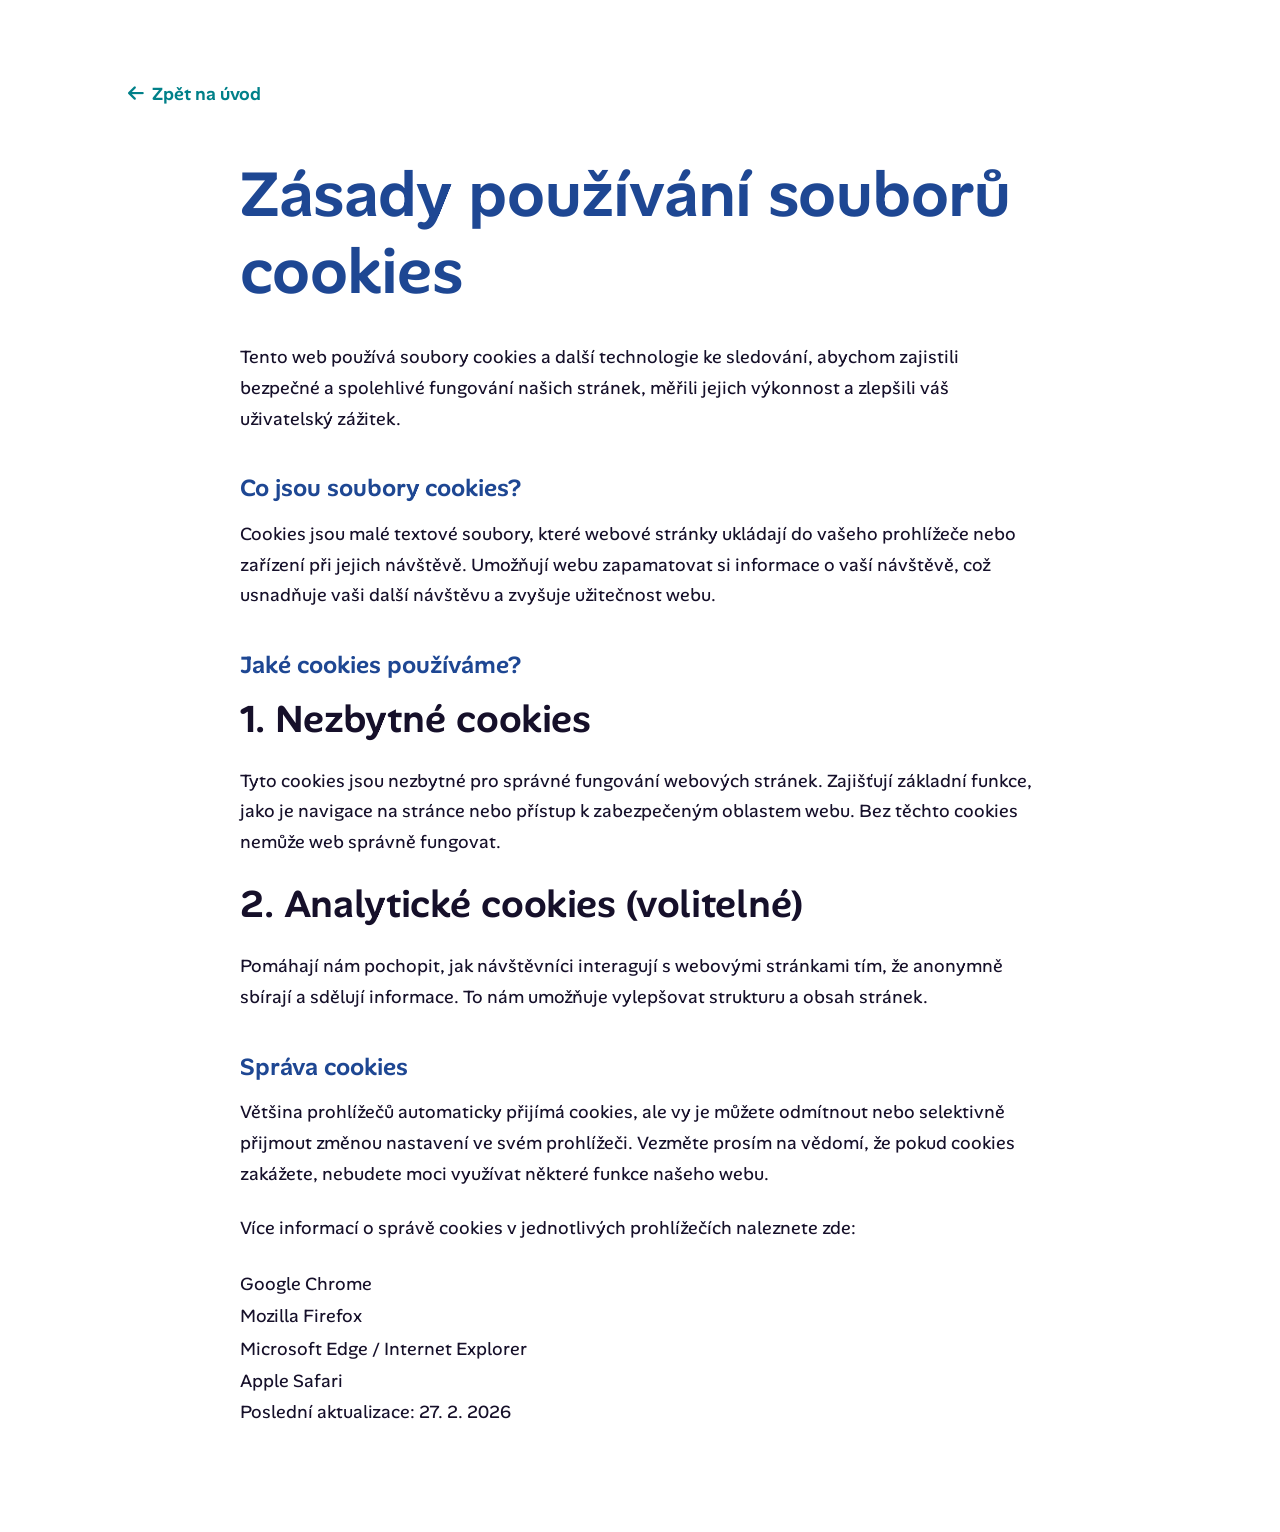
<file: zasady-cookies.html>
<!DOCTYPE html>
<html lang="cs">

<head>
    <meta charset="UTF-8">
    <meta name="robots" content="noindex, nofollow">
    <meta name="viewport" content="width=device-width, initial-scale=1.0">
    <title>Zásady používání cookies | Fyzioterapie Barbora Šestáková</title>
    <link rel="stylesheet" href="style.css">
    <link rel="stylesheet" href="https://cdnjs.cloudflare.com/ajax/libs/font-awesome/6.5.1/css/all.min.css">
</head>

<body>
    <main class="legal-page">
        <div class="container">
            <a href="index.html" class="back-home"><i class="fa-solid fa-arrow-left"></i> Zpět na úvod</a>
            <article class="legal-content">
                <h1>Zásady používání souborů cookies</h1>

                <p>Tento web používá soubory cookies a další technologie ke sledování, abychom zajistili bezpečné a
                    spolehlivé fungování našich stránek, měřili jejich výkonnost a zlepšili váš uživatelský zážitek.</p>

                <h2>Co jsou soubory cookies?</h2>
                <p>Cookies jsou malé textové soubory, které webové stránky ukládají do vašeho prohlížeče nebo zařízení
                    při jejich návštěvě. Umožňují webu zapamatovat si informace o vaší návštěvě, což usnadňuje vaši
                    další návštěvu a zvyšuje užitečnost webu.</p>

                <h2>Jaké cookies používáme?</h2>

                <h3>1. Nezbytné cookies</h3>
                <p>Tyto cookies jsou nezbytné pro správné fungování webových stránek. Zajišťují základní funkce, jako je
                    navigace na stránce nebo přístup k zabezpečeným oblastem webu. Bez těchto cookies nemůže web správně
                    fungovat.</p>

                <h3>2. Analytické cookies (volitelné)</h3>
                <p>Pomáhají nám pochopit, jak návštěvníci interagují s webovými stránkami tím, že anonymně sbírají a
                    sdělují informace. To nám umožňuje vylepšovat strukturu a obsah stránek.</p>

                <h2>Správa cookies</h2>
                <p>Většina prohlížečů automaticky přijímá cookies, ale vy je můžete odmítnout nebo selektivně přijmout
                    změnou nastavení ve svém prohlížeči. Vezměte prosím na vědomí, že pokud cookies zakážete, nebudete
                    moci využívat některé funkce našeho webu.</p>

                <p>Více informací o správě cookies v jednotlivých prohlížečích naleznete zde:</p>
                <ul>
                    <li><a href="https://support.google.com/chrome/answer/95647?hl=cs" target="_blank">Google Chrome</a>
                    </li>
                    <li><a href="https://support.mozilla.org/cs/kb/povoleni-zakazani-cookies" target="_blank">Mozilla
                            Firefox</a></li>
                    <li><a href="https://support.microsoft.com/cs-cz/help/17442/windows-internet-explorer-delete-manage-cookies"
                            target="_blank">Microsoft Edge / Internet Explorer</a></li>
                    <li><a href="https://support.apple.com/cs-cz/guide/safari/sfri11471/mac" target="_blank">Apple
                            Safari</a></li>
                </ul>

                <p>Poslední aktualizace: 27. 2. 2026</p>
            </article>
        </div>
    </main>

    <script src="script.js"></script>
</body>

</html>
</file>
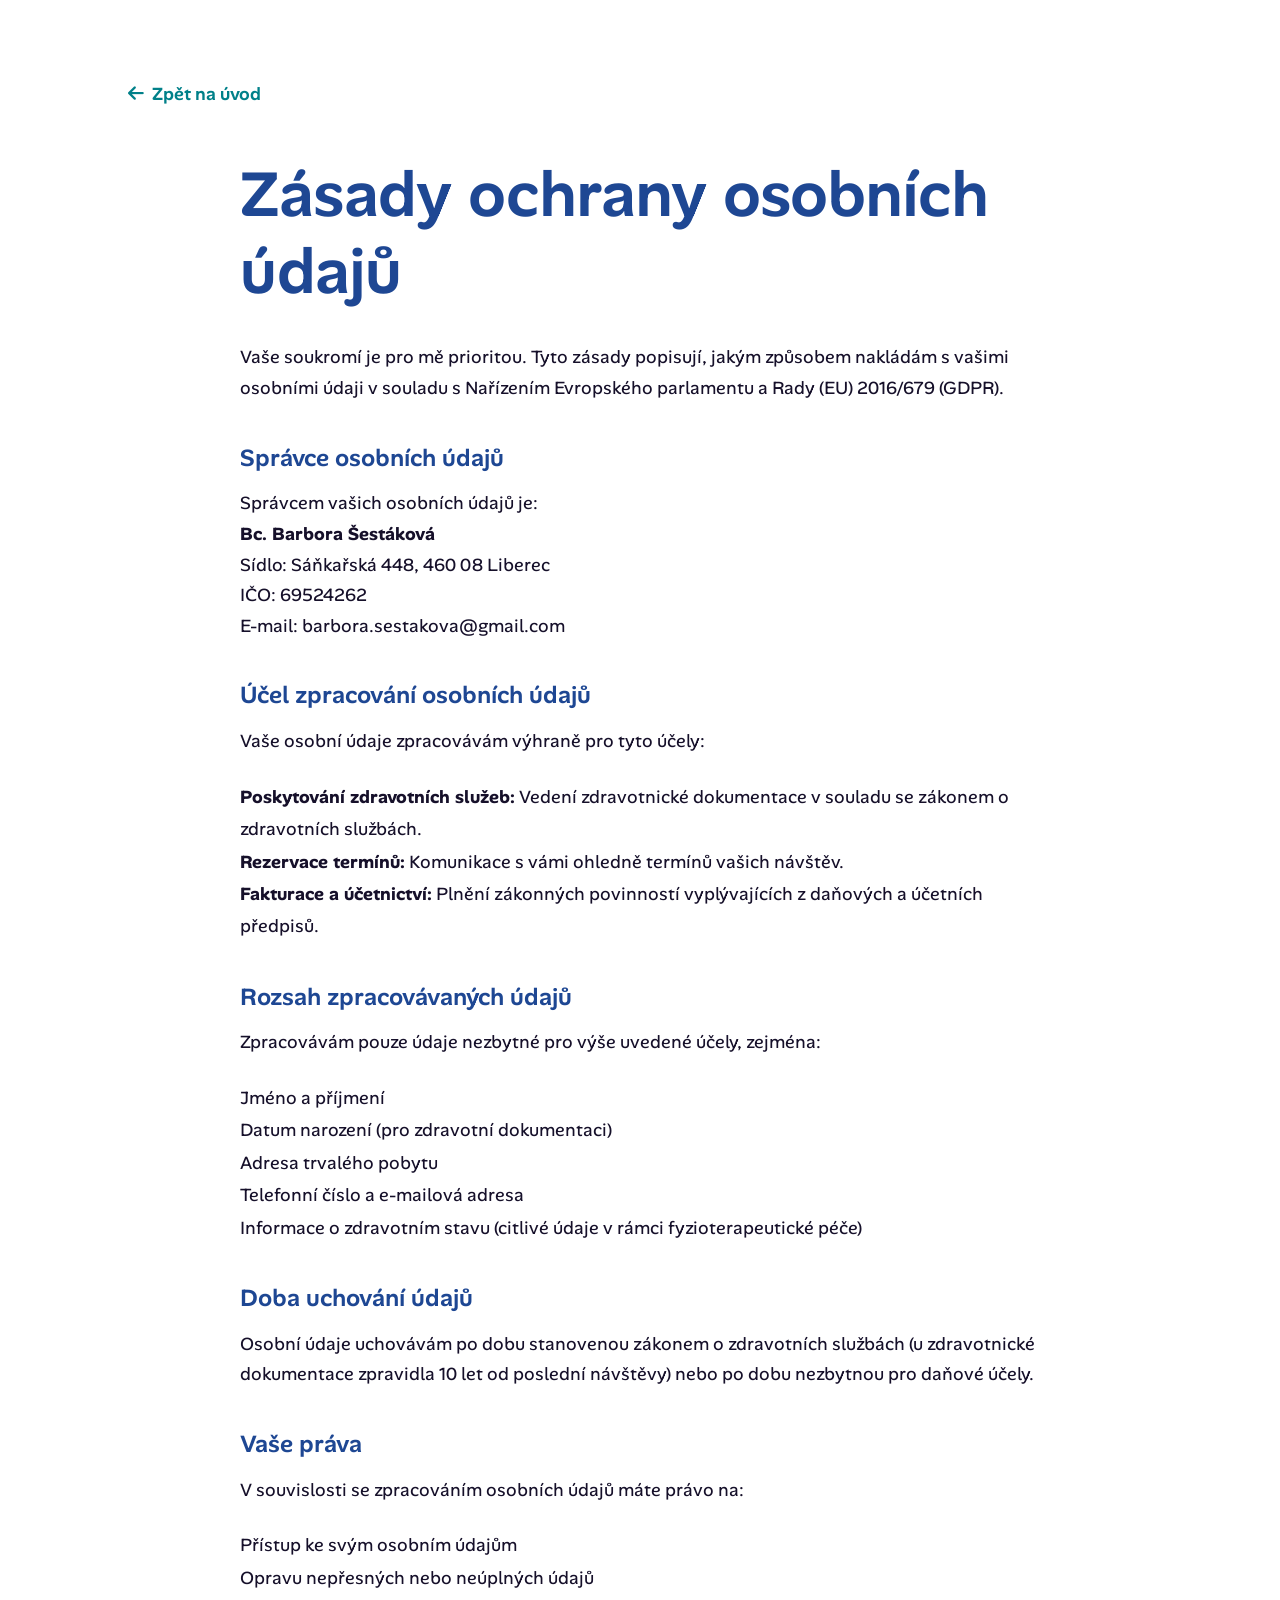
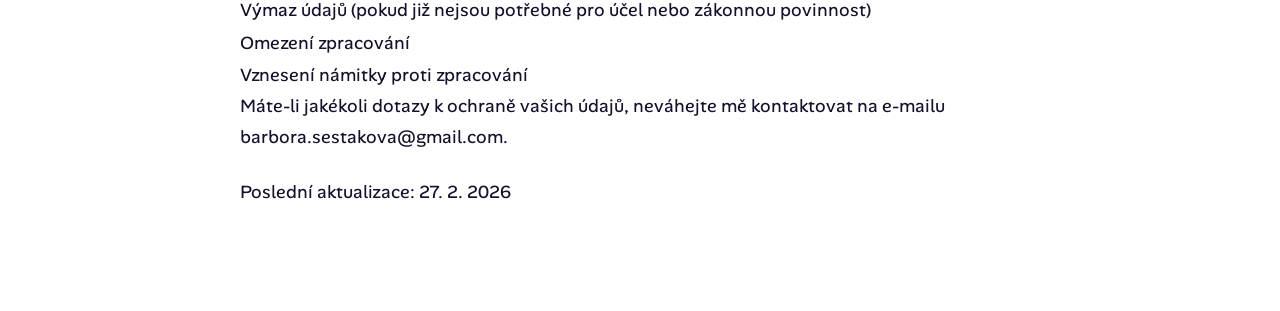
<file: zasady-ochrany-osobnich-udaju.html>
<!DOCTYPE html>
<html lang="cs">

<head>
    <meta charset="UTF-8">
    <meta name="robots" content="noindex, nofollow">
    <meta name="viewport" content="width=device-width, initial-scale=1.0">
    <title>Ochrana osobních údajů | Fyzioterapie Barbora Šestáková</title>
    <link rel="stylesheet" href="style.css">
    <link rel="stylesheet" href="https://cdnjs.cloudflare.com/ajax/libs/font-awesome/6.5.1/css/all.min.css">
</head>

<body>
    <main class="legal-page">
        <div class="container">
            <a href="index.html" class="back-home"><i class="fa-solid fa-arrow-left"></i> Zpět na úvod</a>
            <article class="legal-content">
                <h1>Zásady ochrany osobních údajů</h1>

                <p>Vaše soukromí je pro mě prioritou. Tyto zásady popisují, jakým způsobem nakládám s vašimi osobními
                    údaji v souladu s Nařízením Evropského parlamentu a Rady (EU) 2016/679 (GDPR).</p>

                <h2>Správce osobních údajů</h2>
                <p>Správcem vašich osobních údajů je:<br>
                    <strong>Bc. Barbora Šestáková</strong><br>
                    Sídlo: Sáňkařská 448, 460 08 Liberec<br>
                    IČO: 69524262<br>
                    E-mail: barbora.sestakova@gmail.com
                </p>

                <h2>Účel zpracování osobních údajů</h2>
                <p>Vaše osobní údaje zpracovávám výhraně pro tyto účely:</p>
                <ul>
                    <li><strong>Poskytování zdravotních služeb:</strong> Vedení zdravotnické dokumentace v souladu se
                        zákonem o zdravotních službách.</li>
                    <li><strong>Rezervace termínů:</strong> Komunikace s vámi ohledně termínů vašich návštěv.</li>
                    <li><strong>Fakturace a účetnictví:</strong> Plnění zákonných povinností vyplývajících z daňových a
                        účetních předpisů.</li>
                </ul>

                <h2>Rozsah zpracovávaných údajů</h2>
                <p>Zpracovávám pouze údaje nezbytné pro výše uvedené účely, zejména:</p>
                <ul>
                    <li>Jméno a příjmení</li>
                    <li>Datum narození (pro zdravotní dokumentaci)</li>
                    <li>Adresa trvalého pobytu</li>
                    <li>Telefonní číslo a e-mailová adresa</li>
                    <li>Informace o zdravotním stavu (citlivé údaje v rámci fyzioterapeutické péče)</li>
                </ul>

                <h2>Doba uchování údajů</h2>
                <p>Osobní údaje uchovávám po dobu stanovenou zákonem o zdravotních službách (u zdravotnické dokumentace
                    zpravidla 10 let od poslední návštěvy) nebo po dobu nezbytnou pro daňové účely.</p>

                <h2>Vaše práva</h2>
                <p>V souvislosti se zpracováním osobních údajů máte právo na:</p>
                <ul>
                    <li>Přístup ke svým osobním údajům</li>
                    <li>Opravu nepřesných nebo neúplných údajů</li>
                    <li>Výmaz údajů (pokud již nejsou potřebné pro účel nebo zákonnou povinnost)</li>
                    <li>Omezení zpracování</li>
                    <li>Vznesení námitky proti zpracování</li>
                </ul>

                <p>Máte-li jakékoli dotazy k ochraně vašich údajů, neváhejte mě kontaktovat na e-mailu
                    barbora.sestakova@gmail.com.</p>

                <p>Poslední aktualizace: 27. 2. 2026</p>
            </article>
        </div>
    </main>

    <script src="script.js"></script>
</body>

</html>
</file>
<file: style.css>
@font-face {
    font-family: 'Alan Sans';
    src: url('Font/AlanSans-VariableFont_wght.ttf') format('truetype');
    font-weight: 100 900;
    font-style: normal;
    font-display: swap;
}

:root {
    /* Colors */
    --primary: #008089;
    --secondary: #1E4793;
    --cta: #00C2A9;
    --bg-light: #ffffff;
    --bg-tint: #E9F1F5;
    --text-main: #16102A;
    --white: #ffffff;
    --shadow: rgba(233, 241, 245, 1);

    /* Typography */
    --font-family: 'Alan Sans', 'Inter', system-ui, -apple-system, sans-serif;
    --fs-base: 1.125rem;
    /* 18px */
    --fs-h1: clamp(2.5rem, 5vw, 4rem);
    --fs-h2: clamp(2.2rem, 4.5vw, 3.2rem);
    --fs-h3: clamp(1.8rem, 3.5vw, 2.4rem);
    --fs-h4: clamp(1.5rem, 3vw, 1.8rem);
    --fs-h5: 1.35rem;
    --fs-h6: 1.2rem;

    /* Spacing & Borders */
    --radius: 20px;
    --container-width: 80%;
    --grid-step: 8px;
    --header-height: 80px;
}

/* Base resets */
*,
*::before,
*::after {
    box-sizing: border-box;
    margin: 0;
    padding: 0;
}

html {
    scroll-behavior: smooth;
    font-size: 16px;
}

body {
    font-family: var(--font-family);
    font-size: var(--fs-base);
    line-height: 1.6;
    color: var(--text-main);
    background-color: var(--bg-light);
    -webkit-font-smoothing: antialiased;
    overflow-x: hidden;
}

h1,
h2,
h3,
h4 {
    font-weight: 600;
    /* Semi-bold */
    line-height: 1.2;
    margin-bottom: 1.5rem;
}

h1 {
    font-size: var(--fs-h1);
}

h2 {
    font-size: var(--fs-h2);
}

h3 {
    font-size: var(--fs-h3);
}

h4 {
    font-size: var(--fs-h4);
}

h5 {
    font-size: var(--fs-h5);
}

h6 {
    font-size: var(--fs-h6);
}

p {
    margin-bottom: 1rem;
    max-width: 100%;
    /* Default mobile */
    line-height: 1.7;
}

a {
    color: inherit;
    text-decoration: none;
    transition: all 0.3s ease;
}

ul {
    list-style: none;
}

img {
    max-width: 100%;
    height: auto;
    display: block;
}

/* Layout */
.container {
    width: var(--container-width);
    max-width: 1400px;
    margin: 0 auto;
}

.section {
    padding: 100px 0;
}

.section-alt {
    background-color: var(--bg-tint);
}

.section-title {
    text-align: center;
    margin-bottom: 4rem;
    position: relative;
}

.subheadline {
    display: table;
    margin: 0 auto 1.2rem auto;
    font-size: 1rem;
    font-weight: 400;
    color: #1E4793;
    background: rgba(30, 71, 147, 0.05);
    /* Velmi jemné pozadí */
    padding: 0.35rem 1.2rem;
    border-radius: 50px;
    letter-spacing: 0.5px;
    text-transform: uppercase;
}

/* Hero subheadline reset */
.hero-content .subheadline {
    display: block;
    background: none;
    padding: 0;
    margin: 0 0 0.5rem 0;
    font-size: 1.125rem;
    text-transform: none;
    font-weight: 400;
    border-radius: 0;
}

/* Reset pro sekce zarovnané doleva */
.stack-left .subheadline,
.cta-right .subheadline,
.about-content .subheadline,
.services-content .subheadline,
.reviews-content .subheadline {
    margin-left: 0;
    margin-right: 0;
    align-self: flex-start;
    /* Zabrání roztažení ve Flexboxu */
    width: fit-content;
}

.section-title::after {
    content: '';
    display: block;
    width: 60px;
    height: 4px;
    background: #1E4793;
    margin: 1rem auto 0;
    border-radius: 2px;
}

/* Header & Nav */
.header {
    height: var(--header-height);
    background: transparent;
    backdrop-filter: none;
    position: fixed;
    top: 0;
    width: 100%;
    z-index: 1000;
    display: flex;
    align-items: center;
    box-shadow: none;
    transition: background 0.35s ease, box-shadow 0.35s ease, backdrop-filter 0.35s ease, transform 0.35s ease;
}

.header.scrolled {
    background: rgba(255, 255, 255, 0.97);
    box-shadow: none;
}

.header.header-hidden {
    transform: translateY(-100%);
}

/* Legal Pages */
.legal-page {
    padding: 80px 0;
}

.legal-content {
    max-width: 800px;
    margin: 0 auto;
    line-height: 1.8;
}

.legal-content h1 {
    margin-bottom: 2rem;
    color: var(--secondary);
}

.legal-content h2 {
    margin-top: 2.5rem;
    margin-bottom: 1rem;
    color: var(--secondary);
    font-size: 1.5rem;
}

.legal-content p {
    margin-bottom: 1.5rem;
}

.back-home {
    display: inline-flex;
    align-items: center;
    gap: 0.5rem;
    margin-bottom: 3rem;
    color: var(--primary);
    font-weight: 600;
    text-decoration: none;
    transition: all 0.3s ease;
}

.back-home:hover {
    color: var(--secondary);
    transform: translateX(-5px);
}

.container-nav {
    display: flex;
    justify-content: space-between;
    align-items: center;
}

.logo img {
    height: 50px;
}

.nav {
    display: flex;
    align-items: center;
    gap: 2rem;
}

.nav-list {
    display: flex;
    gap: 1.5rem;
}

.nav-list a {
    font-weight: 500;
    font-size: 1.125rem;
    text-transform: none;
    letter-spacing: 0.5px;
    position: relative;
}

.nav-list a::after {
    content: '';
    position: absolute;
    width: 0;
    height: 2px;
    bottom: -4px;
    left: 0;
    background-color: var(--primary);
    transition: width 0.3s ease;
}

.nav-list a:hover {
    color: var(--primary);
}

.nav-list a:hover::after {
    width: 100%;
}

.nav-phone {
    background: transparent;
    font-weight: 500;
    display: flex;
    align-items: center;
    gap: 0.5rem;
    color: #00C2A9;
}

.nav-phone:hover {
    background: none;
    color: #008089;
}

.nav-right {
    display: flex;
    align-items: center;
    gap: 1.5rem;
}

.hamburger {
    display: none;
    background: none;
    border: none;
    cursor: pointer;
    padding: 5px;
}

.hamburger span {
    display: block;
    width: 25px;
    height: 2px;
    background: var(--text-main);
    margin: 5px 0;
    transition: 0.3s;
}

/* Buttons */
.btn {
    position: relative;
    display: inline-flex;
    align-items: center;
    justify-content: center;
    padding: 0.6rem 0.6rem 0.6rem 2rem;
    /* Upravený padding pro lepší rovnováhu */
    border-radius: 100px;
    font-weight: 600;
    text-decoration: none;
    overflow: hidden;
    transition: all 0.4s cubic-bezier(0.23, 1, 0.32, 1);
    border: none;
    cursor: pointer;
    font-size: 1.125rem;
    gap: 1.5rem;
}

/* Rolling text effect */
.btn-text-wrapper {
    position: relative;
    display: block;
    height: 1.4em;
    line-height: 1.4em;
    /* Přesný centr textu shora/zdola */
    overflow: hidden;
    pointer-events: none;
}

.btn-text,
.btn-text-clone {
    display: block;
    height: 100%;
    transition: transform 0.4s cubic-bezier(0.23, 1, 0.32, 1);
}

.btn-text-clone {
    position: absolute;
    top: 100%;
    left: 0;
    width: 100%;
}

.btn:hover .btn-text {
    transform: translateY(-100%);
}

.btn:hover .btn-text-clone {
    transform: translateY(-100%);
}

/* Light beam effect */
.btn::after {
    content: '';
    position: absolute;
    top: 0;
    left: -100%;
    width: 60px;
    height: 100%;
    background: linear-gradient(to right,
            rgba(255, 255, 255, 0) 0%,
            rgba(255, 255, 255, 0.4) 50%,
            rgba(255, 255, 255, 0) 100%);
    transform: skewX(-25deg);
}

.btn:hover::after {
    left: 150%;
    transition: left 0.7s ease-in-out;
}

/* Icon circle */
.btn-icon-circle {
    display: flex;
    align-items: center;
    justify-content: center;
    width: 38px;
    height: 38px;
    background: var(--white);
    border-radius: 50%;
    flex-shrink: 0;
    font-size: 1rem;
    transition: transform 0.3s ease;
}

/* Primary */
.btn-primary {
    background-color: #00C2A9;
    color: var(--white);
}

.btn-primary .btn-icon-circle {
    color: #00C2A9;
}

.btn-primary:hover {
    background-color: #008089;
    /* Slightly darker  */
}

/* Secondary - Teal */
.btn-secondary {
    background-color: var(--primary);
    color: var(--white);
}

.btn-secondary .btn-icon-circle {
    color: var(--primary);
}

.btn-secondary:hover {
    background-color: #006b72;
}

/* Outline White (for CTA) */
.btn-outline-white {
    background-color: transparent;
    border: 1px solid rgba(255, 255, 255, 0.3);
    color: var(--white);
    padding-left: 1.8rem;
}

.btn-outline-white .btn-icon-circle {
    background-color: var(--white);
    color: var(--secondary);
}

.btn-outline-white:hover {
    border-color: var(--white);
    background: rgba(255, 255, 255, 0.1);
}

/* Simple Button (e.g. Cookie Bar) */
.btn-sm {
    padding: 0.5rem 1.2rem !important;
    font-size: 1.125rem;
    border-radius: 30px;
    display: inline-flex;
    justify-content: center;
    align-items: center;
    background: var(--cta);
    min-width: unset;
    /* Zrušení minimální šířky pro malá tlačítka */
    gap: 0;
}

/* Hero Section */
.hero {
    padding-top: var(--header-height);
    padding-bottom: 0;
    overflow: visible;
    background: #ffffff;
    position: relative;
    display: flex;
    align-items: stretch;
}

.hero::after {
    content: '';
    position: absolute;
    top: 0;
    right: 0;
    width: 42%;
    height: 100%;
    background: var(--bg-tint);
    z-index: 0;
}

.hero-container {
    display: grid;
    grid-template-columns: 1fr 1fr;
    align-items: center;
    gap: 2rem;
    position: relative;
    z-index: 1;
    min-height: 600px;
}

.hero-content {
    max-width: 600px;
    padding: 100px 0;
}

.hero-title {
    font-size: var(--fs-h1);
    color: var(--text-main);
    margin-top: 1.5rem;
    margin-bottom: 2.5rem;
    line-height: 1.1;
    font-weight: 700;
    min-height: 2.2em;
    /* Zajišťuje, že tlačítko neodskočí při mazání textu */
}

.hero-visual {
    position: relative;
    display: flex;
    justify-content: center;
    align-self: flex-end;
    height: 100%;
    margin-bottom: -2px;
    /* Odstranění mikroskopické mezery */
}

.hero-img {
    position: relative;
    z-index: 2;
    max-height: 640px;
    /* Zvětšeno z 580px */
    width: auto;
    display: block;
    transform: translateX(-40%);
    /* Posunuto více vlevo z -30% */
    filter: drop-shadow(0 20px 50px rgba(0, 0, 0, 0.05));
    margin: 0;
}

.experience-badge {
    position: absolute;
    top: 50%;
    right: 5%;
    background: var(--white);
    padding: 1rem 1.5rem;
    box-shadow: 0 15px 45px rgba(226, 247, 241, 1);
    display: flex;
    align-items: center;
    gap: 1.2rem;
    z-index: 10;
    border-radius: 20px;
    transform: translateY(-50%);
    animation: float 4s ease-in-out infinite;
}

.badge-icon {
    width: 60px;
    /* Zvětšeno pro lepší vizibilitu nové ikony */
    height: 60px;
    display: flex;
    align-items: center;
    justify-content: center;
}

.badge-icon img {
    height: 100%;
    width: auto;
}

.badge-text {
    display: flex;
    flex-direction: column;
}

.exp-number {
    font-size: 1.8rem;
    font-weight: 800;
    color: var(--text-main);
    line-height: 1;
}

.exp-text {
    font-size: 1.125rem;
    font-weight: 400;
    color: #16102A;
    letter-spacing: 0.5px;
}

@keyframes float {

    0%,
    100% {
        transform: translateY(-50%);
    }

    50% {
        transform: translateY(calc(-50% - 15px));
    }
}

/* USP Section Refined */
.usp-section {
    background: #1E4793;
    color: var(--white);
    padding: 80px 0;
    position: relative;
    z-index: 5;
}

.usp-grid {
    display: grid;
    grid-template-columns: repeat(3, 1fr);
    gap: 3rem;
}

.usp-item {
    display: flex;
    align-items: center;
    gap: 1.5rem;
    text-align: left;
    padding: 1rem;
    border-radius: var(--radius);
    transition: box-shadow 0.3s ease, border-color 0.3s ease;
    outline: none;
    border: 1px solid transparent;
}

.usp-item:focus-visible {
    border-color: var(--cta);
    box-shadow: 0 0 0 4px rgba(0, 194, 169, 0.3);
}

.usp-icon {
    width: 80px;
    height: 80px;
    min-width: 80px;
    display: flex;
    align-items: center;
    justify-content: center;
}

.usp-icon img {
    height: 90%;

    transition: transform 0.3s ease;
}

.usp-item:hover .usp-icon img {
    transform: scale(1.1);
}

.usp-text .usp-heading {
    margin-bottom: 1rem;
    font-size: 1.4rem;
    font-weight: 600;
    line-height: 1.2;
    display: block;
}

.usp-text p {
    font-size: 1.125rem;
    line-height: 1.6;
}

/* Accordion */
.accordion-container {
    margin-top: 3rem;
    display: grid;
    grid-template-columns: 1fr 1fr;
    gap: 1rem 2rem;
    align-items: start;
}

@media (max-width: 992px) {
    .accordion-container {
        grid-template-columns: 1fr;
    }
}

/* Sticky Stack Section */
.section-sticky-stack {
    overflow: visible;
}

.stack-grid {
    display: grid;
    grid-template-columns: 1fr 1fr;
    gap: 4rem;
    align-items: start;
}

.stack-left {
    position: sticky;
    top: 150px;
}

.stack-left .section-title,
.stack-left .subheadline {
    text-align: left;
}

.stack-left .section-title::after {
    margin-left: 0;
}

.stack-description {
    margin-top: 2rem;
    font-size: 1.15rem;
    line-height: 1.7;
    color: var(--text-main);
}

.stack-description p {
    margin-bottom: 1.5rem;
}

.stack-right {
    display: flex;
    flex-direction: column;
    gap: 6vh;
    /* Mezera mezi spouštěči stacking efektu */
    padding-bottom: 12vh;
}

.stack-card {
    position: sticky;
    background: var(--white);
    padding: 3.5rem;
    border-radius: 30px;
    border: 1px solid #E2E8F0;
    /* Jemný šedý border */
    transition: transform 0.3s ease, border-color 0.3s ease, box-shadow 0.3s ease;
    outline: none;
    /* Odstraníme defaultní focus ring */
}

.stack-card:focus-visible {
    border-color: var(--primary);
    box-shadow: 0 0 0 4px rgba(0, 128, 137, 0.2);
}

/* Karty se skládají přímo na sebe do stejné pozice */
.stack-card:nth-child(1) {
    top: 120px;
    z-index: 1;
}

.stack-card:nth-child(2) {
    top: 120px;
    z-index: 2;
}

.stack-card:nth-child(3) {
    top: 120px;
    z-index: 3;
}

.stack-card:nth-child(4) {
    top: 120px;
    z-index: 4;
}

.stack-card:nth-child(5) {
    top: 120px;
    z-index: 5;
}

.stack-card:nth-child(6) {
    top: 120px;
    z-index: 6;
}

.card-icon {
    margin-bottom: 1.5rem;
}

.card-icon img {
    height: 50px;
    width: auto;
    display: block;
}

.stack-card h3 {
    font-size: 1.6rem;
    margin-bottom: 1.2rem;
    color: var(--text-main);
}

.stack-card p {
    font-size: 1.125rem;
    line-height: 1.6;
    color: var(--text-main);
}

@media (max-width: 992px) {
    .stack-grid {
        grid-template-columns: 1fr;
        gap: 2rem;
    }

    .stack-left {
        position: static;
    }

    .stack-right {
        gap: 1.5rem;
        padding-bottom: 0;
    }

    .stack-card {
        position: static !important;
        padding: 2rem;
    }
}

.accordion-item {
    margin-bottom: 1rem;
    border-radius: var(--radius);
    overflow: hidden;
    background: var(--white);
    border: 1px solid #e2e8f0;
    transition: all 0.3s ease;
}

.accordion-item:hover {
    border-color: var(--cta);
}

.accordion-item.active {
    background: var(--white);
    border-color: var(--cta);
}

.accordion-header {
    width: 100%;
    padding: 1.5rem 2rem;
    display: flex;
    justify-content: space-between;
    align-items: center;
    background: none;
    border: none;
    cursor: pointer;
    font-size: 1.125rem;
    font-weight: 500;
    color: var(--text-main);
    text-align: left;
    transition: background 0.3s ease;
    -webkit-tap-highlight-color: transparent;
}

.accordion-header:hover {
    background: none;
}

.accordion-header i {
    transition: transform 0.3s ease;
    color: #1E4793;
}

.accordion-item.active .accordion-header i {
    transform: rotate(180deg);
}

.accordion-body {
    max-height: 0;
    overflow: hidden;
    transition: max-height 0.3s ease-out, padding 0.3s ease;
    padding: 0 2rem;
}

.accordion-item.active .accordion-body {
    max-height: 500px;
    padding-bottom: 2rem;
}

/* Reviews Section Refined */
.reviews-grid-container {
    display: grid;
    grid-template-columns: 1fr 1.6fr;
    gap: 5rem;
    align-items: stretch;
    background: var(--white);
    border-radius: 40px;
    border: 1px solid #E2E8F0;
    overflow: hidden;
    padding: 0;
}

.reviews-visual {
    position: relative;
    min-height: 500px;
}

.reviews-visual img {
    width: 100%;
    height: 100%;
    object-fit: cover;
}

.reviews-content {
    padding: 80px 60px 80px 0;
    display: flex;
    flex-direction: column;
}

.reviews-content .section-title,
.reviews-content .subheadline {
    text-align: left;
}

.reviews-content .section-title::after {
    margin-left: 0;
}

.reviews-carousel {
    position: relative;
    margin-top: 1rem;
    flex-grow: 1;
}

.reviews-track {
    position: relative;
    height: 180px;
    /* Efektivnější výška pro méně mezer */
}

.review-slide {
    position: absolute;
    top: 0;
    left: 0;
    width: 100%;
    opacity: 0;
    visibility: hidden;
    transition: all 0.6s ease;
    transform: translateX(20px);
}

.review-slide.active {
    opacity: 1;
    visibility: visible;
    transform: translateX(0);
}

.review-slide p {
    font-size: 1.125rem;
    font-style: normal;
    line-height: 1.8;
    margin-bottom: 1rem;
    color: var(--text-main);
}

.review-stars {
    color: #00C2A9;
    /* Použijeme zelenou pro hvězdy pro kontrast */
    margin-bottom: 0.75rem;
    font-size: 1.2rem;
}

.review-author {
    display: block;
    font-weight: 700;
    font-size: 1.125rem;
    color: var(--text-main);
}

.carousel-nav {
    display: flex;
    gap: 1rem;
    margin-top: 0.5rem;
}

.carousel-nav button {
    width: 50px;
    height: 50px;
    margin-top: 30px;
    border-radius: 50%;
    border: 1px solid #E2E8F0;
    background: transparent;
    cursor: pointer;
    display: flex;
    align-items: center;
    justify-content: center;
    font-size: 1rem;
    color: var(--secondary);
    transition: all 0.3s ease;
}

.carousel-nav button:hover {
    background: var(--secondary);
    color: var(--white);
    border-color: var(--secondary);
}

.google-badge-container {
    margin-top: auto;
    padding-top: 3rem;
    text-align: left;
}

.google-link {
    font-weight: 500;
    color: var(--secondary);
    text-decoration: underline;
}

@media (max-width: 992px) {
    .reviews-grid-container {
        grid-template-columns: 1fr;
        gap: 2rem;
    }

    .reviews-visual {
        min-height: 300px;
    }

    .reviews-content {
        padding: 40px 30px;
    }

    .reviews-content .section-title {
        margin-bottom: 1rem;
    }

    .reviews-track {
        height: auto;
        min-height: 240px;
    }

    .carousel-nav button {
        margin-top: 10px;
    }
}

/* Lists and Content */
.content-wrapper {
    max-width: 80%;
    margin: 0 auto;
}

.custom-list {
    margin-top: 2rem;
}

.grid-2 {
    display: grid;
    grid-template-columns: 1fr 1fr;
    gap: 1rem 3rem;
}

.custom-list li {
    display: flex;
    align-items: flex-start;
    gap: 1rem;
    padding: 0.5rem 0;
}

.custom-list li i,
.method-icon {
    width: 28px;
    height: 28px;
    flex-shrink: 0;
    margin-top: 0.2rem;
    object-fit: contain;
}

.custom-list li i {
    color: var(--cta);
    display: flex;
    align-items: center;
    justify-content: center;
    font-size: 1.2rem;
}

/* Services Section Refined */
.services-grid {
    display: grid;
    grid-template-columns: 1fr 1fr;
    gap: 5rem;
    align-items: center;
}

.services-visual {
    position: relative;
    padding: 2rem;
}

.services-img-large {
    width: 85%;
    height: 500px;
    object-fit: cover;
    border-radius: 20px;
    box-shadow: 0 20px 40px rgba(233, 241, 245, 100);
    animation: floating-large 6s ease-in-out infinite;
}

.services-img-small {
    position: absolute;
    bottom: 0;
    right: 0;
    width: 60%;
    height: 300px;
    object-fit: cover;
    border-radius: 20px;
    border: 10px solid var(--white);
    box-shadow: 0 20px 40px rgba(233, 241, 245, 100);
    animation: floating-small 8s ease-in-out infinite;
}

@keyframes floating-large {

    0%,
    100% {
        transform: translateY(0);
    }

    50% {
        transform: translateY(-15px);
    }
}

@keyframes floating-small {

    0%,
    100% {
        transform: translateY(0);
    }

    50% {
        transform: translateY(-25px);
    }
}

.services-content .section-title,
.services-content .subheadline {
    text-align: left;
}

.services-content .section-title::after {
    margin-left: 0;
}

.services-intro {
    font-size: 1.2rem;
    font-weight: 500;
    margin-bottom: 2rem;
    color: #16102A;
}

.services-list {
    display: grid;
    grid-template-columns: 1fr;
    gap: 1.2rem;
    padding-left: 0;
    /* Zarovnání s nadpisem */
    padding: 1rem;
    border-radius: var(--radius);
    transition: box-shadow 0.3s ease, border-color 0.3s ease;
    outline: none;
    border: 1px solid transparent;
}

.services-list:focus-visible {
    border-color: var(--primary);
    box-shadow: 0 0 0 4px rgba(0, 128, 137, 0.2);
}

.services-list li {
    display: flex;
    align-items: center;
    gap: 1rem;
    padding: 0.5rem 0;
    /* Odstranění boxu, jen vertikální spacing */
    font-size: 1.125rem;
    /* 18px */
    color: var(--text-main);
}

.services-list li i {
    color: #00C2A9;
    font-size: 1.3rem;
}

@media (max-width: 1024px) {
    .services-grid {
        grid-template-columns: 1fr;
        gap: 3rem;
    }

    .services-visual {
        order: 2;
        padding: 0;
    }
}

/* Expanding CTA Section Refined */
.expanding-cta-section {
    padding: 100px 0;
    overflow: visible;
    position: relative;
    background: var(--white);
    /* Bílé pozadí okolo */
}

@media (max-width: 768px) {
    .expanding-cta-section {
        padding: 40px 0;
    }
}

.card-boundary {
    max-width: 1300px;
    margin: 0 auto;
    padding: 0 40px;
}

.expanding-card {
    position: relative;
    background: #1E4793;
    /* /tyrkysové pozadí */
    border-radius: 40px;
    display: grid;
    grid-template-columns: 1fr 1.2fr;
    overflow: hidden;
    /* Expanding efekt: start ze zmenšeného stavu */
    transform: scale(0.85);
    opacity: 0;
    transition: transform 1.2s cubic-bezier(0.16, 1, 0.3, 1), opacity 0.8s ease;
    z-index: 5;
}

.expanding-card.is-expanded {
    transform: scale(1);
    opacity: 1;
}

.cta-left {
    position: relative;
    min-height: 500px;
}

.cta-left img {
    width: 100%;
    height: 100%;
    object-fit: cover;
    display: block;
}

.cta-right {
    padding: 80px 60px;
    display: flex;
    flex-direction: column;
    justify-content: center;
}

.cta-right .section-title,
.cta-right .subheadline {
    text-align: left;
    margin-bottom: 1rem;
}

.cta-right .section-title::after {
    margin-left: 0;
}

.cta-right h2 {
    font-size: clamp(2rem, 4vw, 3rem);
    margin-bottom: 2rem;
    color: #fff;
}

.cta-info-list {
    margin: 1rem 0 2.5rem 0;
}

.cta-info-item {
    display: flex;
    align-items: center;
    gap: 1.5rem;
    margin-bottom: 2rem;
}

.cta-info-icon {
    width: 45px;
    height: 45px;
    flex-shrink: 0;
    display: flex;
    align-items: center;
    justify-content: center;
}

.cta-info-icon img {
    max-width: 100%;
    max-height: 100%;
    object-fit: contain;
}

.cta-info-text {
    display: flex;
    flex-direction: column;
}

.cta-label {
    font-size: 1.125rem;
    text-transform: none;
    letter-spacing: 1px;
    font-weight: 400;
    color: #fff;
    margin-bottom: 0.3rem;
}

.cta-info-text a {
    font-size: 1.4rem;
    font-weight: 600;
    color: #00C2A9;
    text-decoration: none;
    transition: color 0.3s ease;
}

.cta-info-text a:hover {
    color: #fff;
}

.cta-note {
    font-size: 1.125rem;
    line-height: 1.6;
    color: #fff
}

@media (max-width: 1024px) {
    .expanding-card {
        grid-template-columns: 1fr;
    }

    .cta-left {
        min-height: 250px;
    }

    .cta-right {
        padding: 50px 30px;
        align-items: center;
    }

    .cta-right .section-title,
    .cta-right .subheadline {
        text-align: center;
    }

    .cta-right .section-title::after {
        margin-left: auto;
        margin-right: auto;
    }

    .cta-info-list {
        display: flex;
        flex-direction: column;
        align-items: center;
        width: 100%;
    }

    .cta-info-item {
        flex-direction: column;
        text-align: center;
        gap: 0.8rem;
    }

    .cta-info-text {
        align-items: center;
    }

    .cta-note {
        text-align: center;
    }
}

@media (max-width: 480px) {
    .card-boundary {
        padding: 0 15px;
    }

    .cta-left {
        min-height: 180px;
    }

    .cta-right {
        padding: 40px 15px;
    }

    .cta-info-text a {
        font-size: 1.1rem;
        word-break: break-all;
    }
}

/* About Section */
.about-grid {
    display: grid;
    grid-template-columns: 1fr 1fr;
    gap: 4rem;
    align-items: center;
}

.about-content .section-title,
.about-content .subheadline {
    text-align: left;
}

.about-content .section-title::after {
    margin-left: 0;
}

.about-content {
    transition: box-shadow 0.3s ease, border-color 0.3s ease;
    outline: none;
    border: 1px solid transparent;
    padding: 1rem;
    border-radius: var(--radius);
}

.about-content:focus-visible {
    border-color: var(--primary);
    box-shadow: 0 0 0 4px rgba(0, 128, 137, 0.2);
}

.about-graphic {
    position: relative;
    height: 500px;
    /* Zvětšeno pro lepší zobrazení portrétu */
    border-radius: 40px;
}

.about-img {
    width: 100%;
    height: 100%;
    object-fit: cover;
    border-radius: 40px;
    position: relative;
    z-index: 2;
}

/* Úprava pozice štítku speciálně pro sekci O mně */
.about-graphic .experience-badge {
    top: 40px;
    bottom: auto;
    left: -40px;
    right: auto;
    /* Přesah přes okraj směrem k textu */
    transform: none;
    animation: float-about 4s ease-in-out infinite;
}

@keyframes float-about {

    0%,
    100% {
        transform: translateY(0);
    }

    50% {
        transform: translateY(-15px);
    }
}


/* Courses */
.course-columns {
    display: grid;
    grid-template-columns: 1fr 1fr;
    gap: 3rem;
}

.course-list li {
    position: relative;
    padding: 0.8rem 0 0.8rem 1.5rem;
}

.accordion-item.active .course-list li {
    border-bottom: none;
}

.course-list li::before {
    content: '';
    position: absolute;
    left: 0;
    top: 50%;
    transform: translateY(-50%);
    width: 8px;
    height: 8px;
    background: var(--primary);
    border-radius: 50%;
}

/* Pricing */
.pricing-card {
    max-width: 800px;
    margin: 0 auto;
    background: var(--white);
    padding: 4rem;
    border-radius: var(--radius);
    box-shadow: 0 30px 60px var(--shadow);
    transition: transform 0.3s ease, border-color 0.3s ease, box-shadow 0.3s ease;
    outline: none;
    border: 1px solid transparent;
}

.pricing-card:focus-visible {
    border-color: var(--primary);
    box-shadow: 0 0 0 4px rgba(0, 128, 137, 0.2);
}

.price-item {
    display: flex;
    justify-content: space-between;
    align-items: baseline;
    font-size: 1.5rem;
    font-weight: 700;
    margin-bottom: 2rem;
    gap: 1rem;
}

.price-item .dots {
    flex-grow: 1;
    border-bottom: 2px dotted rgba(22, 16, 42, 0.1);
}

.price {
    color: #00C2A9;
    white-space: nowrap;
}

.pricing-note {
    margin-top: 3rem;
    font-size: 1.125rem;
    font-style: normal;
    text-align: center;
}

/* Footer */
.footer {
    background: #0D2450;
    color: var(--white);
    padding: 80px 0 20px;
}

.footer-grid {
    display: grid;
    grid-template-columns: 1fr 1fr 1fr;
    gap: 4rem;
}

.footer h3 {
    font-size: 1.5rem;
    margin-bottom: 2rem;
    color: var(--cta);
}

.footer a {
    color: #00C2A9;
}

.footer a:hover {
    color: #ffffff;
}

.footer-icon {
    height: 40px;
    width: auto;
    vertical-align: middle;
    margin-right: 0.5rem;
}

.footer-contact p {
    display: flex;
    align-items: center;
    margin-bottom: 0.5rem;
}

.mt-footer {
    margin-top: 2rem !important;
}

.mt-footer-small {
    margin-top: 1rem !important;
    font-size: 0.95rem;
    /* Mírně menší pro doplňkovou informaci, ale víc než 0.8 */
}

.location-desc {
    margin: 1.5rem 0;
}

.parking {
    font-size: 1.125rem;
}

.map-placeholder {
    border-radius: var(--radius);
    overflow: hidden;
}

.footer-bottom {
    margin-top: 60px;
    padding-top: 20px;
    border-top: 1px solid rgba(255, 255, 255, 0.1);
    display: flex;
    justify-content: space-between;
    align-items: center;
    font-size: 1rem;
}

.footer-bottom a {
    color: #00C2A9;
    text-decoration: none;
}

.footer-bottom a:hover {
    color: #ffffff;
}

/* Cookie Bar */
.cookie-bar {
    position: fixed;
    bottom: 30px;
    right: 30px;
    left: auto;
    transform: none;
    width: auto;
    max-width: 580px;
    background: var(--white);
    color: var(--text-main);
    padding: 2rem 2.5rem;
    border-radius: 20px;
    z-index: 10000;
    display: none;
    flex-direction: column;
    box-shadow: 0 10px 40px rgba(0, 0, 0, 0.15);
    border: 1px solid #E2E8F0;
}

.cookie-bar p {
    margin: 0 0 1.5rem 0;
    font-size: 1rem;
    line-height: 1.6;
}

.cookie-bar a,
.cookie-modal-body a {
    color: var(--secondary);
    text-decoration: underline;
    font-weight: 700;
}

.cookie-bar a:hover,
.cookie-modal-body a:hover {
    color: var(--primary);
}

.cookie-buttons {
    display: flex;
    gap: 0.6rem;
    flex-wrap: wrap;
    justify-content: center;
}

.cookie-buttons .btn {
    padding: 0.6rem 1rem;
    font-size: 0.95rem;
    white-space: nowrap;
}

.btn-outline {
    background: transparent;
    color: var(--text-main);
    border: 1px solid #E2E8F0;
    border-radius: 50px;
    cursor: pointer;
    font-weight: 600;
    transition: all 0.3s ease;
}

.btn-outline:hover {
    background: var(--bg-light);
    border-color: var(--secondary);
}

/* Cookie Toggle */
.cookie-toggle {
    position: fixed;
    bottom: 20px;
    right: -10px;
    background: var(--white);
    color: var(--primary);
    width: 60px;
    height: 45px;
    border-radius: 30px 0 0 30px;
    display: none;
    /* Controlled by JS -> flex */
    align-items: center;
    justify-content: flex-start;
    padding-left: 15px;
    font-size: 1.25rem;
    cursor: pointer;
    z-index: 9999;
    box-shadow: -4px 4px 12px rgba(0, 0, 0, 0.1);
    border: 1px solid #E2E8F0;
    border-right: none;
    transition: all 0.3s ease;
}

.cookie-toggle:hover {
    background: var(--bg-light);
    right: 0;
}

/* Cookie Preferences Modal */
.cookie-modal-overlay {
    position: fixed;
    top: 0;
    left: 0;
    width: 100%;
    height: 100%;
    background: rgba(13, 36, 80, 0.4);
    z-index: 10001;
    display: none;
    align-items: center;
    justify-content: center;
    backdrop-filter: blur(5px);
    opacity: 0;
    transition: opacity 0.3s ease;
}

.cookie-modal-overlay.active {
    display: flex;
    opacity: 1;
}

.cookie-modal {
    background: var(--white);
    width: 90%;
    max-width: 600px;
    max-height: 90vh;
    border-radius: 20px;
    display: flex;
    flex-direction: column;
    box-shadow: 0 20px 50px rgba(0, 0, 0, 0.2);
    transform: translateY(20px);
    transition: transform 0.3s ease;
    overflow: hidden;
}

.cookie-modal-overlay.active .cookie-modal {
    transform: translateY(0);
}

.cookie-modal-header {
    padding: 1.5rem 2rem;
    border-bottom: 1px solid #E2E8F0;
    display: flex;
    justify-content: space-between;
    align-items: center;
}

.cookie-modal-header h3 {
    margin: 0;
    font-size: 1.25rem;
    color: var(--secondary);
}

.close-modal-btn {
    background: transparent;
    border: none;
    font-size: 1.5rem;
    color: var(--text-light);
    cursor: pointer;
    transition: color 0.3s ease;
    padding: 0;
    line-height: 1;
}

.close-modal-btn:hover {
    color: var(--primary);
}

.cookie-modal-body {
    padding: 1.5rem 2rem;
    overflow-y: auto;
    flex-grow: 1;
}

.cookie-modal-body>p {
    font-size: 0.95rem;
    margin-bottom: 1.5rem;
    color: var(--text-light);
}

.cookie-category {
    padding: 1.25rem 0;
    border-bottom: 1px solid #E2E8F0;
}

.cookie-category:last-child {
    border-bottom: none;
}

.cookie-category-header {
    display: flex;
    flex-direction: column;
}

.cookie-category-title {
    display: flex;
    justify-content: space-between;
    align-items: center;
    margin-bottom: 0.5rem;
}

.cookie-category-title h4 {
    margin: 0;
    font-size: 1.1rem;
    color: var(--text-main);
}

.cookie-category p {
    margin: 0;
    font-size: 0.9rem;
    color: var(--text-light);
    line-height: 1.5;
}

.cookie-status {
    font-size: 0.85rem;
    font-weight: 600;
}

.cookie-status.always-active {
    color: var(--primary);
}

/* Custom Toggle Switch */
.cookie-toggle-switch {
    position: relative;
    display: inline-block;
    width: 46px;
    height: 24px;
}

.cookie-toggle-switch input {
    opacity: 0;
    width: 0;
    height: 0;
}

.cookie-slider {
    position: absolute;
    cursor: pointer;
    top: 0;
    left: 0;
    right: 0;
    bottom: 0;
    background-color: #cbd5e1;
    transition: .4s;
    border-radius: 24px;
}

.cookie-slider:before {
    position: absolute;
    content: "";
    height: 18px;
    width: 18px;
    left: 3px;
    bottom: 3px;
    background-color: white;
    transition: .4s;
    border-radius: 50%;
}

input:checked+.cookie-slider {
    background-color: var(--primary);
}

input:focus+.cookie-slider {
    box-shadow: 0 0 1px var(--primary);
}

input:checked+.cookie-slider:before {
    transform: translateX(22px);
}

.cookie-modal-footer {
    padding: 1.5rem 2rem;
    border-top: 1px solid #E2E8F0;
    background: var(--bg-light);
    display: flex;
    flex-direction: column;
    gap: 1rem;
}

.btn-full {
    width: 100%;
    justify-content: center;
    padding: 0.8rem;
    font-size: 1.05rem;
}

.cookie-footer-actions {
    display: flex;
    gap: 0.5rem;
}

.cookie-footer-actions .btn {
    flex: 1;
    justify-content: center;
    padding: 0.6rem;
    font-size: 0.9rem;
}

@media (max-width: 480px) {

    .cookie-modal-header,
    .cookie-modal-body,
    .cookie-modal-footer {
        padding: 1.25rem 1.5rem;
    }
}

/* Metody a techniky s videem */
.metody-video-wrapper {
    position: relative;
    background: var(--bg-light);
}

.video-section {
    position: sticky;
    top: var(--header-height);
    height: 70vh;
    width: 100%;
    overflow: hidden;
    z-index: 1;
}

.video-background {
    width: 100%;
    height: 100%;
    object-fit: cover;
}

.video-overlay {
    position: absolute;
    top: 0;
    left: 0;
    width: 100%;
    height: 100%;
    background: rgba(30, 71, 147, 0.1);
    /* Extrémně jemný závoj */
}

.methods-list-section {
    position: relative;
    z-index: 10;
    background: var(--bg-light);
    padding: 80px 0;
}

.methods-list-section .container {
    background: white;
    padding: 2rem 0;
    border-radius: 0;
    box-shadow: none;
}

.methods-categories-grid {
    display: grid;
    grid-template-columns: repeat(3, 1fr);
    gap: 3rem;
    margin-top: 3rem;
}

.category-icon {
    margin-bottom: 1.5rem;
    display: flex;
    justify-content: flex-start;
}

.category-icon img {
    height: 60px;
    width: auto;
    object-fit: contain;
}

.method-category {
    padding: 1.5rem;
    border-radius: var(--radius);
    transition: transform 0.3s ease, border-color 0.3s ease, box-shadow 0.3s ease;
    outline: none;
    border: 1px solid transparent;
}

.method-category:focus-visible {
    border-color: var(--primary);
    box-shadow: 0 0 0 4px rgba(0, 128, 137, 0.2);
    background: var(--white);
}

.method-category h4 {
    font-size: 1.35rem;
    font-weight: 700;
    color: var(--secondary);
    margin-bottom: 1.5rem;
    padding-bottom: 0.8rem;
    border-bottom: none;
    text-align: left;
}

.method-category .custom-list {
    margin-top: 0;
}

@media (max-width: 1024px) {
    .video-section {
        height: 50vh;
    }

    .methods-list-section {
        padding: 60px 0;
    }

    .methods-list-section .container {
        padding: 3rem 1.5rem;
    }

    .methods-categories-grid {
        grid-template-columns: 1fr;
        gap: 2.5rem;
    }
}

/* Responsive */
@media (max-width: 1200px) {
    :root {
        --container-width: 90%;
    }
}

@media (max-width: 1024px) {
    .nav-list {
        display: none;
    }

    .hamburger {
        display: block;
    }

    .hero-container {
        grid-template-columns: 1fr;
        text-align: center;
        gap: 0;
        min-height: auto;
    }

    .hero-content {
        padding: 60px 0 0 0;
        display: flex;
        flex-direction: column;
        align-items: center;
        margin: 0 auto;
        text-align: center;
    }

    .hero-content .subheadline {
        margin: 0 auto 0.5rem auto;
    }

    .hero-visual {
        justify-content: center;
        margin-top: 30px;
        margin-bottom: 0;
        height: auto;
        display: flex;
        align-items: flex-end;
    }

    .hero-img {
        transform: none;
        margin: 0 auto;
        display: block;
    }

    .usp-grid {
        grid-template-columns: 1fr;
    }

    .course-columns {
        grid-template-columns: 1fr;
        gap: 0;
    }

    .footer-grid {
        grid-template-columns: 1fr;
        gap: 2rem;
    }

    .content-wrapper {
        max-width: 100%;
    }
}

@media (max-width: 768px) {
    :root {
        --fs-base: 1rem;
    }

    .section {
        padding: 50px 0;
    }

    .methods-list-section {
        padding: 40px 0;
    }

    /* Veškerý běžný text na mobilu 16px */
    p,
    li,
    .usp-text p,
    .services-intro,
    .services-list li,
    .custom-list li,
    .course-list li,
    .stack-description,
    .stack-card p,
    .review-slide p,
    .cta-note,
    .pricing-note {
        font-size: 16px !important;
    }

    .btn {
        font-size: 16px;
    }

    .grid-2 {
        grid-template-columns: 1fr;
    }

    .about-grid {
        grid-template-columns: 1fr;
    }

    .about-graphic {
        margin-top: 3rem;
        height: 60vw;
        /* Make it responsive, keep aspect ratio */
        min-height: 350px;
    }

    .about-graphic .experience-badge {
        left: 0;
        right: 0;
        margin: 0 auto;
        width: fit-content;
    }

    .pricing-card {
        padding: 2rem;
    }

    .category-icon {
        justify-content: center;
    }

    .method-category {
        text-align: center;
    }

    .method-category h4 {
        text-align: center;
    }

    .method-category .custom-list {
        display: inline-block;
        text-align: left;
    }
}

/* Utility classes */
.mt-4 {
    margin-top: 2rem;
}

/* Active Menu styling */
.nav-mobile-active .nav-list {
    display: flex;
    flex-direction: column;
    position: absolute;
    top: var(--header-height);
    left: 0;
    width: 100%;
    background: white;
    padding: 2rem;
    box-shadow: 0 10px 20px var(--shadow);
}

@media (max-width: 600px) {
    .nav-phone {
        display: none;
    }
}

/* --- Mouse Follower Effect --- */
.mouse-follower {
    position: fixed;
    top: 0;
    left: 0;
    width: 24px;
    height: 24px;
    background-color: rgba(0, 194, 169, 0.25);
    /* var(--cta) v jemné podobě */
    border-radius: 50%;
    pointer-events: none;
    z-index: 9999;
    will-change: transform;
    transition: width 0.3s ease, height 0.3s ease, background-color 0.3s ease, filter 0.3s ease;
    filter: blur(3px);
    mix-blend-mode: normal;
    /* Skrýt vychozí chování do zjištění myši */
    opacity: 0;
}

.mouse-follower.active {
    opacity: 1;
}

.mouse-follower.hover {
    width: 50px;
    height: 50px;
    background-color: rgba(0, 128, 137, 0.08);
    /* var(--primary) velmi jemná */
    filter: blur(1px);
    border: 1px solid rgba(0, 194, 169, 0.25);
    /* jemný okraj */
}
</file>
